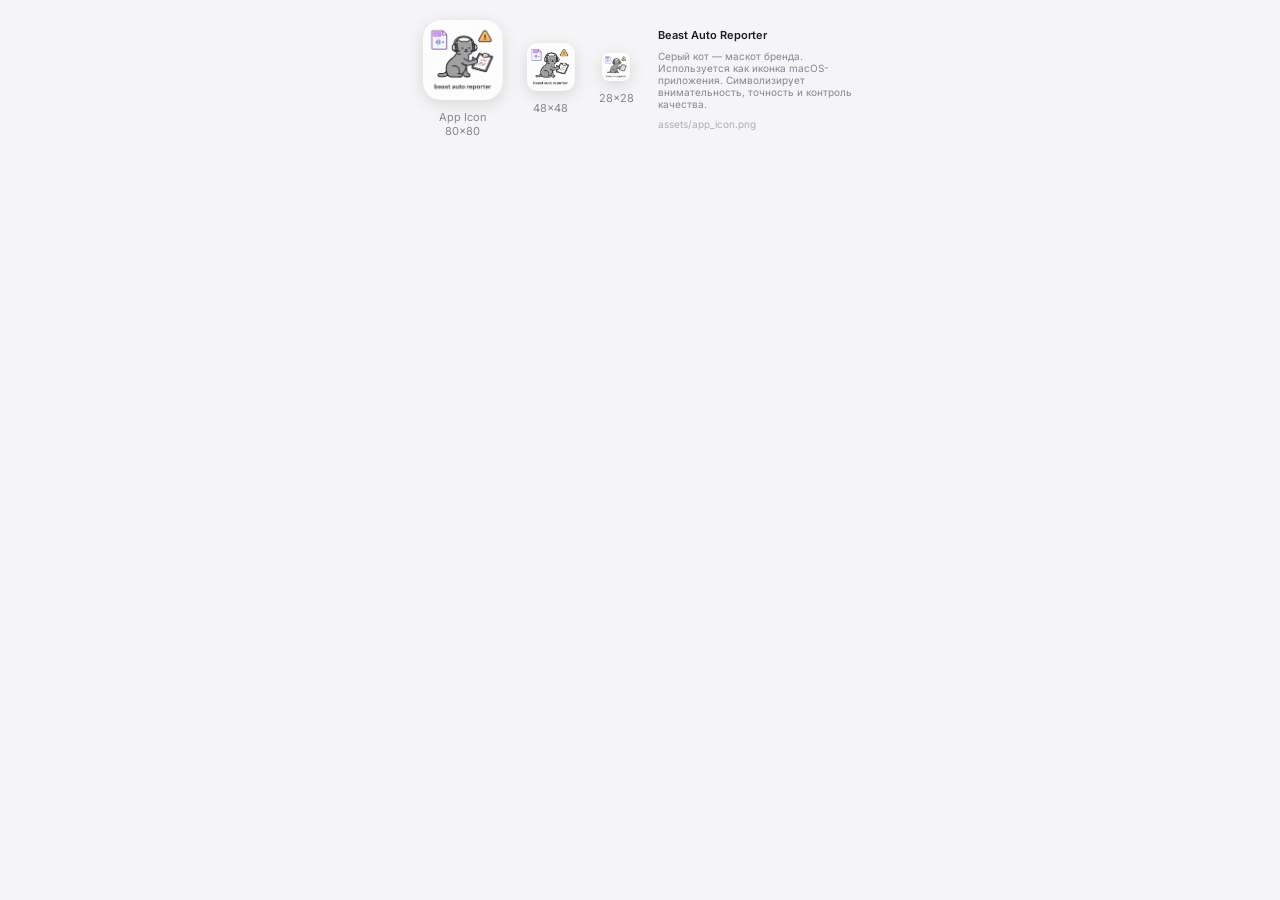
<file: design/beast_ui_kit/preview/brand-icon.html>
<!DOCTYPE html><html><head><meta charset="utf-8">
<link href="https://fonts.googleapis.com/css2?family=Inter:wght@400;600&display=swap" rel="stylesheet">
<style>
* { box-sizing: border-box; margin: 0; padding: 0; }
body { font-family: Inter, sans-serif; background: #F5F5F7; padding: 20px; display: flex; align-items: center; justify-content: center; gap: 24px; }
.icon-wrap { display: flex; flex-direction: column; align-items: center; gap: 10px; }
.icon-frame { width: 80px; height: 80px; border-radius: 18px; overflow: hidden; background: #E8E8ED; display: flex; align-items: center; justify-content: center; box-shadow: 0 4px 16px rgba(0,0,0,0.12); }
.icon-frame img { width: 100%; height: 100%; object-fit: cover; }
.icon-sm { width: 48px; height: 48px; border-radius: 10px; }
.icon-xs { width: 28px; height: 28px; border-radius: 6px; }
.name { font-size: 11px; color: #86868B; text-align: center; }
.cat-placeholder { font-size: 40px; line-height: 1; }
</style></head><body>
  <div class="icon-wrap">
    <div class="icon-frame">
      <img src="../assets/app_icon.png" alt="Beast Auto Reporter icon" onerror="this.style.display='none';this.nextElementSibling.style.display='flex'">
      <div class="cat-placeholder" style="display:none;">🐱</div>
    </div>
    <div class="name">App Icon<br>80×80</div>
  </div>
  <div class="icon-wrap">
    <div class="icon-frame icon-sm">
      <img src="../assets/app_icon.png" alt="" onerror="this.style.display='none';this.nextElementSibling.style.display='flex'">
      <div style="font-size:24px;display:none;">🐱</div>
    </div>
    <div class="name">48×48</div>
  </div>
  <div class="icon-wrap">
    <div class="icon-frame icon-xs">
      <img src="../assets/app_icon.png" alt="" onerror="this.style.display='none';this.nextElementSibling.style.display='flex'">
      <div style="font-size:14px;display:none;">🐱</div>
    </div>
    <div class="name">28×28</div>
  </div>
  <div style="display:flex;flex-direction:column;gap:8px;max-width:200px;">
    <div style="font-size:11px;color:#1D1D1F;font-weight:600;">Beast Auto Reporter</div>
    <div style="font-size:10px;color:#86868B;">Серый кот — маскот бренда. Используется как иконка macOS-приложения. Символизирует внимательность, точность и контроль качества.</div>
    <div style="font-size:10px;color:#AEAEB2;">assets/app_icon.png</div>
  </div>
</body></html>
</file>
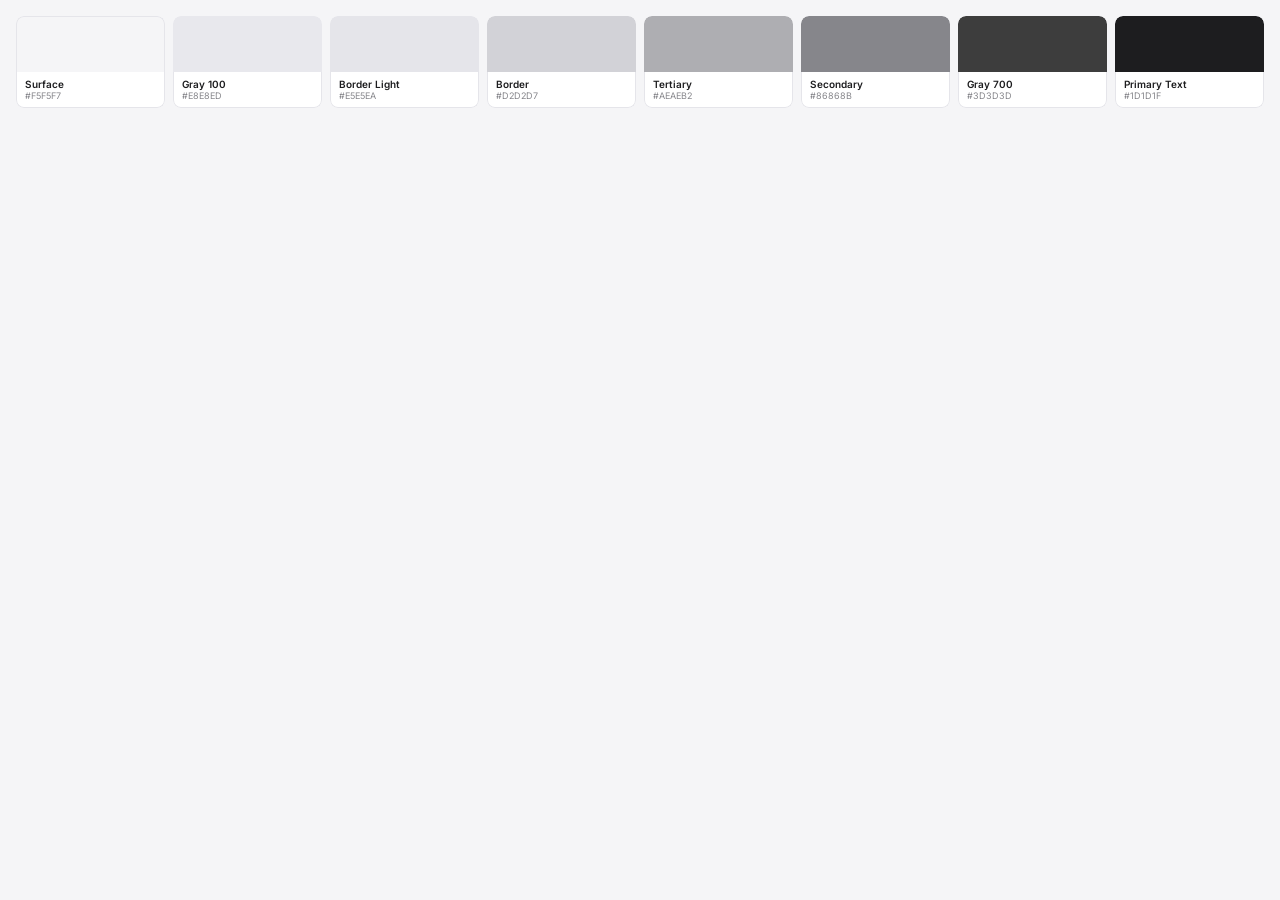
<file: design/beast_ui_kit/preview/colors-neutral.html>
<!DOCTYPE html><html><head><meta charset="utf-8">
<link href="https://fonts.googleapis.com/css2?family=Inter:wght@400;600&display=swap" rel="stylesheet">
<style>
* { box-sizing: border-box; margin: 0; padding: 0; }
body { font-family: Inter, sans-serif; background: #F5F5F7; padding: 16px; }
.row { display: flex; gap: 8px; }
.swatch { flex: 1; border-radius: 8px; overflow: hidden; }
.block { height: 56px; }
.label { padding: 6px 8px; background: white; border: 1px solid #E5E5EA; border-top: none; border-radius: 0 0 8px 8px; }
.name { font-size: 10px; font-weight: 600; color: #1D1D1F; }
.hex  { font-size: 9px; color: #86868B; }
</style></head><body>
<div class="row">
  <div class="swatch">
    <div class="block" style="background:#F5F5F7;border:1px solid #E5E5EA;border-bottom:none;border-radius:8px 8px 0 0;"></div>
    <div class="label"><div class="name">Surface</div><div class="hex">#F5F5F7</div></div>
  </div>
  <div class="swatch">
    <div class="block" style="background:#E8E8ED;border-radius:8px 8px 0 0;"></div>
    <div class="label"><div class="name">Gray 100</div><div class="hex">#E8E8ED</div></div>
  </div>
  <div class="swatch">
    <div class="block" style="background:#E5E5EA;border-radius:8px 8px 0 0;"></div>
    <div class="label"><div class="name">Border Light</div><div class="hex">#E5E5EA</div></div>
  </div>
  <div class="swatch">
    <div class="block" style="background:#D2D2D7;border-radius:8px 8px 0 0;"></div>
    <div class="label"><div class="name">Border</div><div class="hex">#D2D2D7</div></div>
  </div>
  <div class="swatch">
    <div class="block" style="background:#AEAEB2;border-radius:8px 8px 0 0;"></div>
    <div class="label"><div class="name">Tertiary</div><div class="hex">#AEAEB2</div></div>
  </div>
  <div class="swatch">
    <div class="block" style="background:#86868B;border-radius:8px 8px 0 0;"></div>
    <div class="label"><div class="name">Secondary</div><div class="hex">#86868B</div></div>
  </div>
  <div class="swatch">
    <div class="block" style="background:#3D3D3D;border-radius:8px 8px 0 0;"></div>
    <div class="label"><div class="name">Gray 700</div><div class="hex">#3D3D3D</div></div>
  </div>
  <div class="swatch">
    <div class="block" style="background:#1D1D1F;border-radius:8px 8px 0 0;"></div>
    <div class="label"><div class="name">Primary Text</div><div class="hex">#1D1D1F</div></div>
  </div>
</div>
</body></html>
</file>
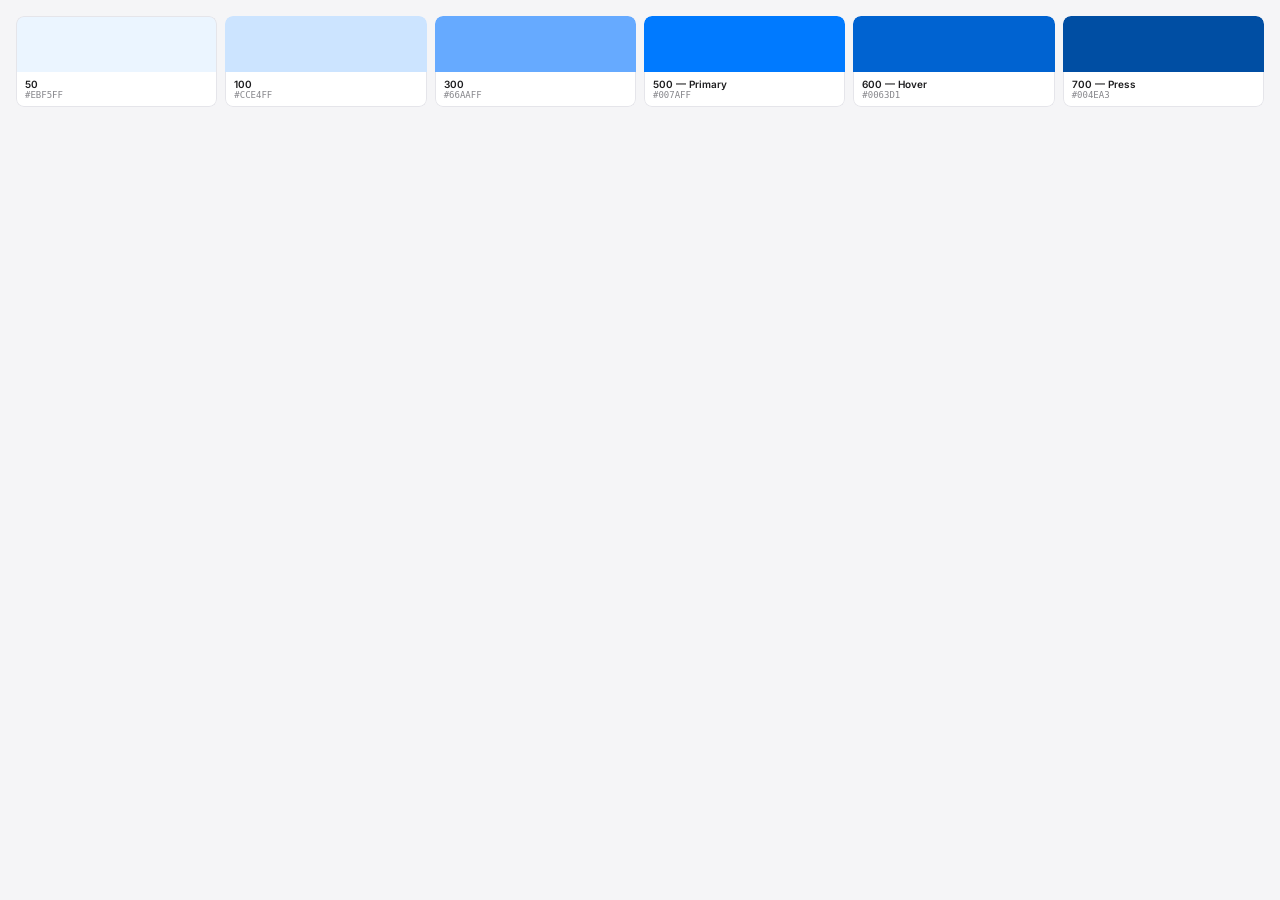
<file: design/beast_ui_kit/preview/colors-primary.html>
<!DOCTYPE html><html><head><meta charset="utf-8">
<link rel="preconnect" href="https://fonts.googleapis.com">
<link href="https://fonts.googleapis.com/css2?family=Inter:wght@400;500;600&display=swap" rel="stylesheet">
<style>
* { box-sizing: border-box; margin: 0; padding: 0; }
body { font-family: Inter, sans-serif; background: #F5F5F7; padding: 16px; }
.row { display: flex; gap: 8px; }
.swatch { flex: 1; border-radius: 8px; overflow: hidden; }
.block { height: 56px; }
.label { padding: 6px 8px; background: white; border: 1px solid #E5E5EA; border-top: none; border-radius: 0 0 8px 8px; }
.name { font-size: 10px; font-weight: 600; color: #1D1D1F; }
.hex  { font-size: 9px; color: #86868B; font-family: 'JetBrains Mono', monospace; }
</style></head><body>
<div class="row">
  <div class="swatch">
    <div class="block" style="background:#EBF5FF;border:1px solid #E5E5EA;border-bottom:none;border-radius:8px 8px 0 0;"></div>
    <div class="label"><div class="name">50</div><div class="hex">#EBF5FF</div></div>
  </div>
  <div class="swatch">
    <div class="block" style="background:#CCE4FF;border-radius:8px 8px 0 0;"></div>
    <div class="label"><div class="name">100</div><div class="hex">#CCE4FF</div></div>
  </div>
  <div class="swatch">
    <div class="block" style="background:#66AAFF;border-radius:8px 8px 0 0;"></div>
    <div class="label"><div class="name">300</div><div class="hex">#66AAFF</div></div>
  </div>
  <div class="swatch">
    <div class="block" style="background:#007AFF;border-radius:8px 8px 0 0;"></div>
    <div class="label"><div class="name">500 — Primary</div><div class="hex">#007AFF</div></div>
  </div>
  <div class="swatch">
    <div class="block" style="background:#0063D1;border-radius:8px 8px 0 0;"></div>
    <div class="label"><div class="name">600 — Hover</div><div class="hex">#0063D1</div></div>
  </div>
  <div class="swatch">
    <div class="block" style="background:#004EA3;border-radius:8px 8px 0 0;"></div>
    <div class="label"><div class="name">700 — Press</div><div class="hex">#004EA3</div></div>
  </div>
</div>
</body></html>
</file>
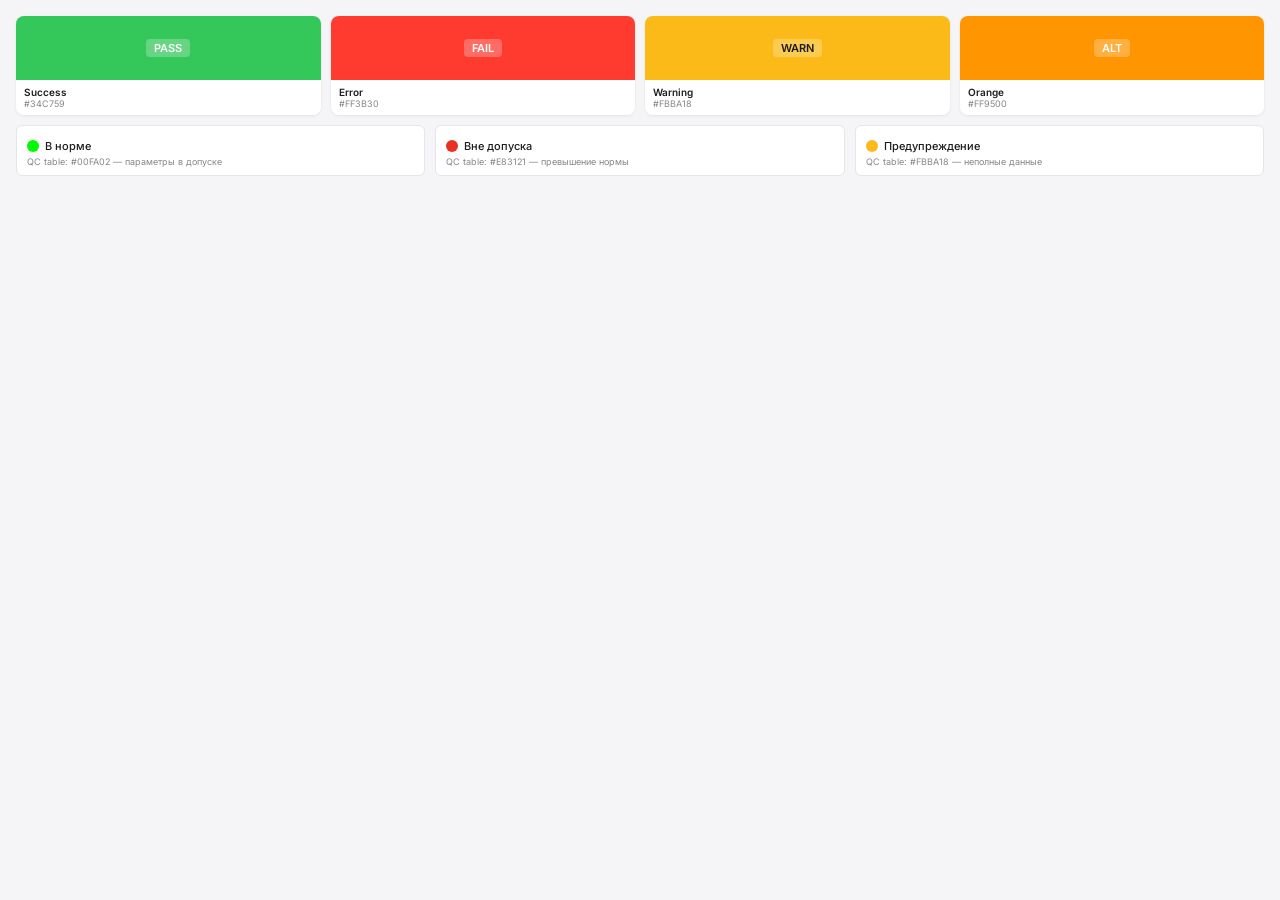
<file: design/beast_ui_kit/preview/colors-semantic.html>
<!DOCTYPE html><html><head><meta charset="utf-8">
<link href="https://fonts.googleapis.com/css2?family=Inter:wght@400;600&display=swap" rel="stylesheet">
<style>
* { box-sizing: border-box; margin: 0; padding: 0; }
body { font-family: Inter, sans-serif; background: #F5F5F7; padding: 16px; }
.row { display: flex; gap: 10px; }
.swatch { flex: 1; border-radius: 8px; overflow: hidden; box-shadow: 0 1px 3px rgba(0,0,0,0.08); }
.block { height: 64px; display: flex; align-items: center; justify-content: center; }
.badge { font-size: 11px; font-weight: 600; color: white; padding: 2px 8px; border-radius: 4px; background: rgba(255,255,255,0.25); }
.label { padding: 6px 8px; background: white; border-top: none; }
.name { font-size: 10px; font-weight: 600; color: #1D1D1F; }
.hex  { font-size: 9px; color: #86868B; }
.qc-row { display: flex; gap: 10px; margin-top: 10px; }
.qc-chip { flex: 1; border-radius: 6px; border: 1px solid #E5E5EA; padding: 8px 10px; background: white; }
.qc-dot { width: 12px; height: 12px; border-radius: 50%; display: inline-block; margin-right: 6px; vertical-align: middle; }
.qc-label { font-size: 11px; color: #1D1D1F; font-weight: 500; }
.qc-sub { font-size: 9px; color: #86868B; margin-top: 2px; }
</style></head><body>
<div class="row">
  <div class="swatch">
    <div class="block" style="background:#34C759;"><span class="badge">PASS</span></div>
    <div class="label"><div class="name">Success</div><div class="hex">#34C759</div></div>
  </div>
  <div class="swatch">
    <div class="block" style="background:#FF3B30;"><span class="badge">FAIL</span></div>
    <div class="label"><div class="name">Error</div><div class="hex">#FF3B30</div></div>
  </div>
  <div class="swatch">
    <div class="block" style="background:#FBBA18;"><span class="badge" style="color:#1D1D1F;">WARN</span></div>
    <div class="label"><div class="name">Warning</div><div class="hex">#FBBA18</div></div>
  </div>
  <div class="swatch">
    <div class="block" style="background:#FF9500;"><span class="badge">ALT</span></div>
    <div class="label"><div class="name">Orange</div><div class="hex">#FF9500</div></div>
  </div>
</div>
<div class="qc-row">
  <div class="qc-chip">
    <span class="qc-dot" style="background:#00FA02;"></span><span class="qc-label">В норме</span>
    <div class="qc-sub">QC table: #00FA02 — параметры в допуске</div>
  </div>
  <div class="qc-chip">
    <span class="qc-dot" style="background:#E83121;"></span><span class="qc-label">Вне допуска</span>
    <div class="qc-sub">QC table: #E83121 — превышение нормы</div>
  </div>
  <div class="qc-chip">
    <span class="qc-dot" style="background:#FBBA18;"></span><span class="qc-label">Предупреждение</span>
    <div class="qc-sub">QC table: #FBBA18 — неполные данные</div>
  </div>
</div>
</body></html>
</file>
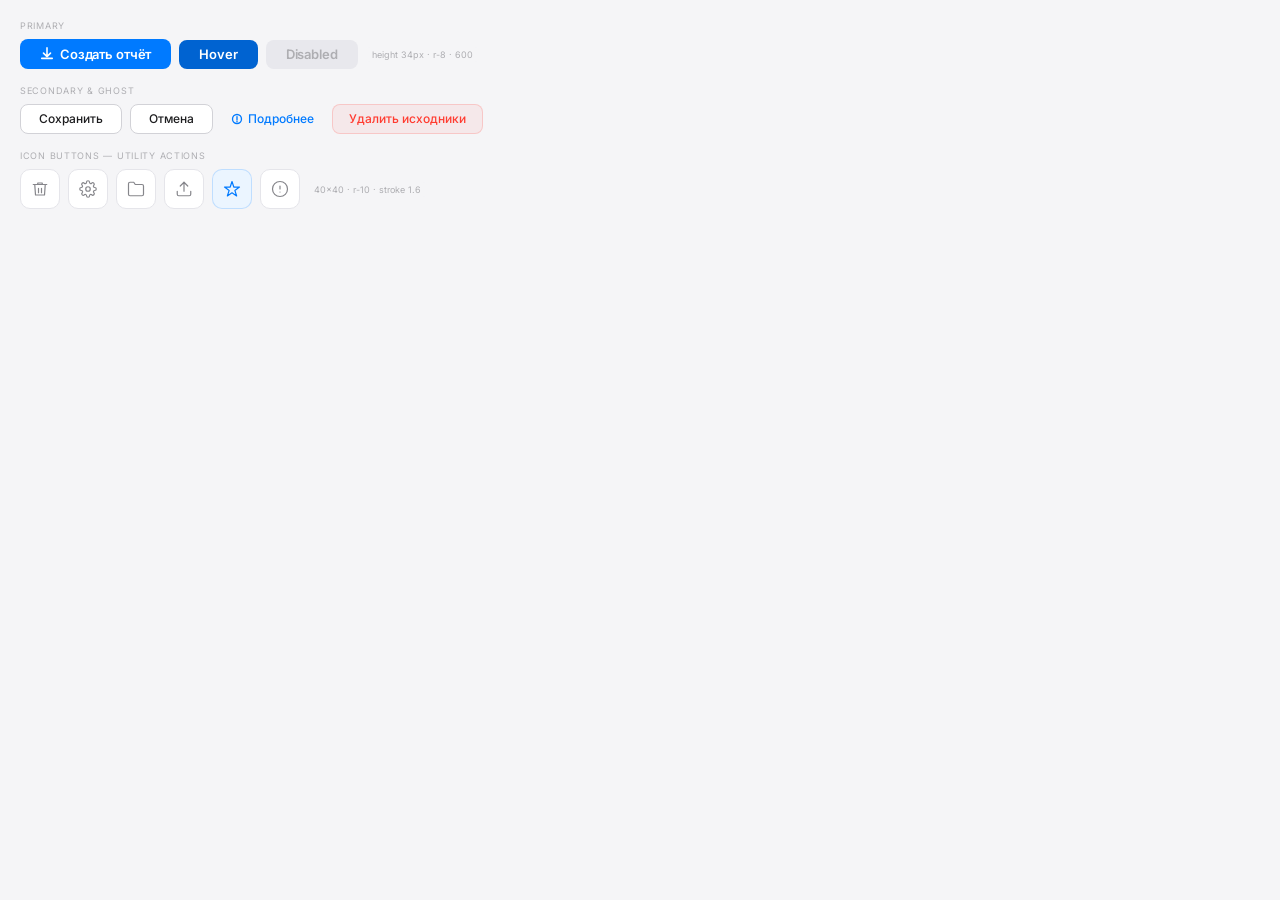
<file: design/beast_ui_kit/preview/comp-buttons.html>
<!DOCTYPE html><html><head><meta charset="utf-8">
<link href="https://fonts.googleapis.com/css2?family=Inter:wght@400;500;600&display=swap" rel="stylesheet">
<style>
* { box-sizing: border-box; margin: 0; padding: 0; }
body { font-family: Inter, sans-serif; background: #F5F5F7; padding: 20px; display: flex; flex-direction: column; gap: 16px; }

.group-label { font-size: 9px; color: #AEAEB2; text-transform: uppercase; letter-spacing: 0.08em; margin-bottom: 8px; }

/* Primary */
.btn-primary {
  display: inline-flex; align-items: center; gap: 6px;
  background: #007AFF; color: white; border: none;
  border-radius: 8px; padding: 8px 20px;
  font: 600 13px/1 Inter,sans-serif; cursor: pointer;
  transition: background 120ms;
  letter-spacing: -0.01em;
}
.btn-primary:hover { background: #0063D1; }

/* Secondary */
.btn-secondary {
  display: inline-flex; align-items: center; gap: 6px;
  background: white; color: #1D1D1F;
  border: 1px solid #D2D2D7; border-radius: 8px;
  padding: 8px 18px; font: 500 12px/1 Inter,sans-serif; cursor: pointer;
}
.btn-secondary:hover { background: #F5F5F7; }

/* Ghost */
.btn-ghost {
  display: inline-flex; align-items: center; gap: 5px;
  background: transparent; color: #007AFF; border: none;
  padding: 6px 10px; font: 500 12px/1 Inter,sans-serif; cursor: pointer;
  border-radius: 6px;
}
.btn-ghost:hover { background: #EBF5FF; }

/* Danger */
.btn-danger {
  display: inline-flex; align-items: center; gap: 6px;
  background: #FF3B3010; color: #FF3B30;
  border: 1px solid #FF3B3030; border-radius: 8px;
  padding: 8px 16px; font: 500 12px/1 Inter,sans-serif; cursor: pointer;
}

/* Icon buttons (bottom row) */
.icon-btn {
  width: 40px; height: 40px; border-radius: 10px;
  display: flex; align-items: center; justify-content: center;
  border: 1px solid #E5E5EA; background: white;
  cursor: pointer; transition: background 120ms, border-color 120ms;
  flex-shrink: 0;
}
.icon-btn:hover { background: #F5F5F7; border-color: #D2D2D7; }
.icon-btn svg { display: block; }

.row { display: flex; gap: 8px; align-items: center; flex-wrap: wrap; }

.state-tag {
  font-size: 9px; color: #AEAEB2; padding: 2px 6px;
  background: #F5F5F7; border-radius: 4px;
}
</style></head><body>

<div>
  <div class="group-label">Primary</div>
  <div class="row">
    <button class="btn-primary">
      <svg width="14" height="14" viewBox="0 0 16 16" fill="none" stroke="white" stroke-width="1.8" stroke-linecap="round" stroke-linejoin="round"><path d="M8 1v10M4 7l4 4 4-4"/><path d="M2 13h12"/></svg>
      Создать отчёт
    </button>
    <button class="btn-primary" style="background:#0063D1;">Hover</button>
    <button class="btn-primary" style="background:#E8E8ED;color:#AEAEB2;cursor:not-allowed;">Disabled</button>
    <span class="state-tag">height 34px · r-8 · 600</span>
  </div>
</div>

<div>
  <div class="group-label">Secondary &amp; Ghost</div>
  <div class="row">
    <button class="btn-secondary">Сохранить</button>
    <button class="btn-secondary">Отмена</button>
    <button class="btn-ghost">
      <svg width="12" height="12" viewBox="0 0 16 16" fill="none" stroke="#007AFF" stroke-width="1.8" stroke-linecap="round"><circle cx="8" cy="8" r="6"/><path d="M8 5v4M8 11v.5"/></svg>
      Подробнее
    </button>
    <button class="btn-danger">Удалить исходники</button>
  </div>
</div>

<div>
  <div class="group-label">Icon Buttons — Utility Actions</div>
  <div class="row">
    <!-- Clear -->
    <button class="icon-btn" title="Очистить">
      <svg width="18" height="18" viewBox="0 0 24 24" fill="none" stroke="#86868B" stroke-width="1.6" stroke-linecap="round" stroke-linejoin="round">
        <polyline points="3 6 5 6 21 6"/><path d="M19 6l-1 14H6L5 6"/><path d="M10 11v6M14 11v6"/><path d="M9 6V4h6v2"/>
      </svg>
    </button>
    <!-- Settings -->
    <button class="icon-btn" title="Настройки">
      <svg width="18" height="18" viewBox="0 0 24 24" fill="none" stroke="#86868B" stroke-width="1.6" stroke-linecap="round" stroke-linejoin="round">
        <circle cx="12" cy="12" r="3"/><path d="M19.4 15a1.65 1.65 0 0 0 .33 1.82l.06.06a2 2 0 0 1-2.83 2.83l-.06-.06a1.65 1.65 0 0 0-1.82-.33 1.65 1.65 0 0 0-1 1.51V21a2 2 0 0 1-4 0v-.09A1.65 1.65 0 0 0 9 19.4a1.65 1.65 0 0 0-1.82.33l-.06.06a2 2 0 0 1-2.83-2.83l.06-.06A1.65 1.65 0 0 0 4.68 15a1.65 1.65 0 0 0-1.51-1H3a2 2 0 0 1 0-4h.09A1.65 1.65 0 0 0 4.6 9a1.65 1.65 0 0 0-.33-1.82l-.06-.06a2 2 0 0 1 2.83-2.83l.06.06A1.65 1.65 0 0 0 9 4.68a1.65 1.65 0 0 0 1-1.51V3a2 2 0 0 1 4 0v.09a1.65 1.65 0 0 0 1 1.51 1.65 1.65 0 0 0 1.82-.33l.06-.06a2 2 0 0 1 2.83 2.83l-.06.06A1.65 1.65 0 0 0 19.4 9a1.65 1.65 0 0 0 1.51 1H21a2 2 0 0 1 0 4h-.09a1.65 1.65 0 0 0-1.51 1z"/>
      </svg>
    </button>
    <!-- Folder open -->
    <button class="icon-btn" title="Открыть папку">
      <svg width="18" height="18" viewBox="0 0 24 24" fill="none" stroke="#86868B" stroke-width="1.6" stroke-linecap="round" stroke-linejoin="round">
        <path d="M22 19a2 2 0 0 1-2 2H4a2 2 0 0 1-2-2V5a2 2 0 0 1 2-2h5l2 3h9a2 2 0 0 1 2 2z"/>
      </svg>
    </button>
    <!-- Upload -->
    <button class="icon-btn" title="Загрузить">
      <svg width="18" height="18" viewBox="0 0 24 24" fill="none" stroke="#86868B" stroke-width="1.6" stroke-linecap="round" stroke-linejoin="round">
        <path d="M21 15v4a2 2 0 0 1-2 2H5a2 2 0 0 1-2-2v-4"/><polyline points="17 8 12 3 7 8"/><line x1="12" y1="3" x2="12" y2="15"/>
      </svg>
    </button>
    <!-- AI sparkle -->
    <button class="icon-btn" title="AI режим" style="border-color:#007AFF30;background:#EBF5FF;">
      <svg width="18" height="18" viewBox="0 0 24 24" fill="none" stroke="#007AFF" stroke-width="1.6" stroke-linecap="round" stroke-linejoin="round">
        <path d="M12 2l2.4 7.4H22l-6.2 4.5 2.4 7.4L12 17l-6.2 4.3 2.4-7.4L2 9.4h7.6z"/>
      </svg>
    </button>
    <!-- Info -->
    <button class="icon-btn" title="Информация">
      <svg width="18" height="18" viewBox="0 0 24 24" fill="none" stroke="#86868B" stroke-width="1.6" stroke-linecap="round" stroke-linejoin="round">
        <circle cx="12" cy="12" r="10"/><line x1="12" y1="8" x2="12" y2="12"/><line x1="12" y1="16" x2="12.01" y2="16"/>
      </svg>
    </button>
    <span class="state-tag">40×40 · r-10 · stroke 1.6</span>
  </div>
</div>

</body></html>
</file>
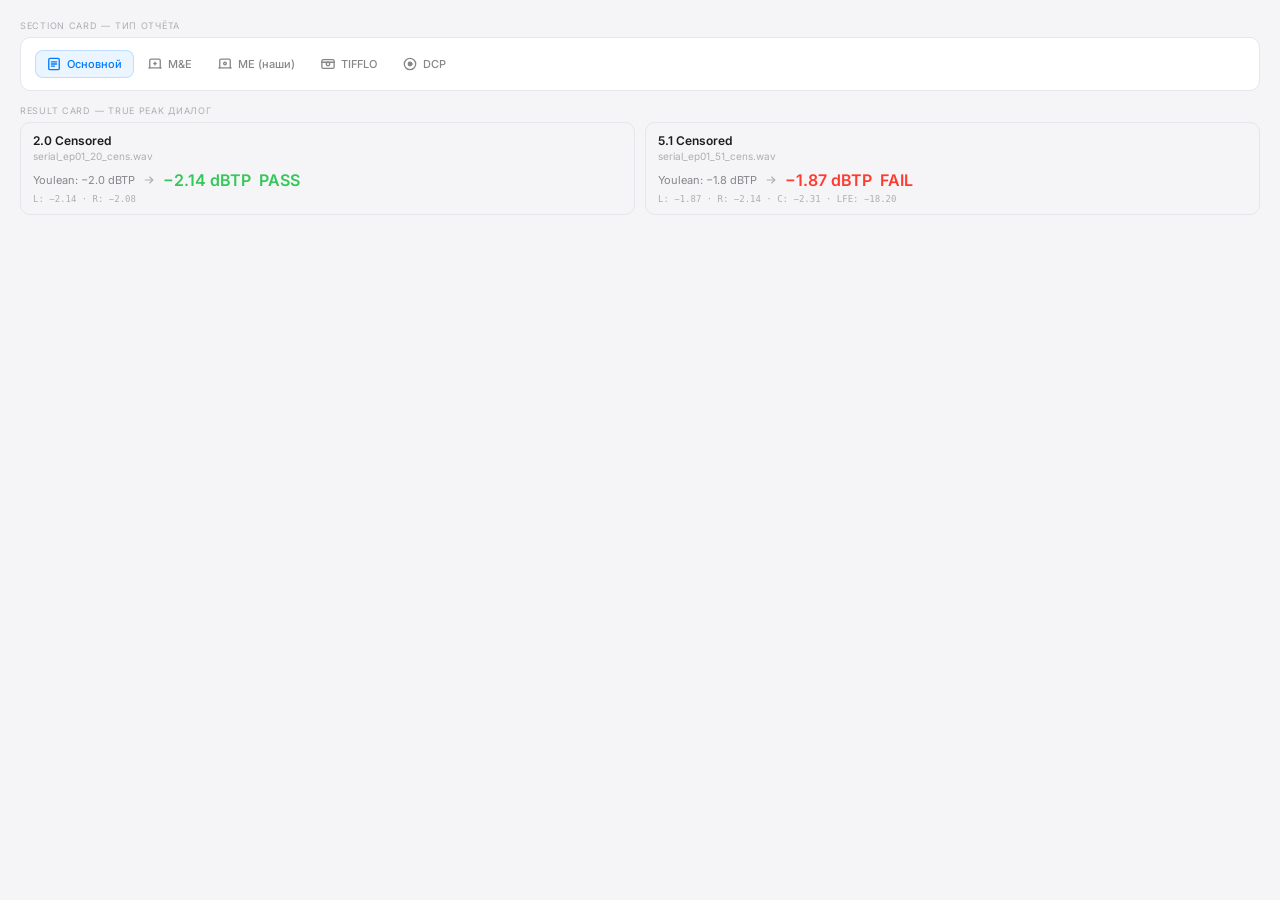
<file: design/beast_ui_kit/preview/comp-cards.html>
<!DOCTYPE html><html><head><meta charset="utf-8">
<link href="https://fonts.googleapis.com/css2?family=Inter:wght@400;500;600&display=swap" rel="stylesheet">
<style>
* { box-sizing: border-box; margin: 0; padding: 0; }
body { font-family: Inter, sans-serif; background: #F5F5F7; padding: 20px; display: flex; flex-direction: column; gap: 14px; }
.section-label { font-size: 9px; color: #AEAEB2; text-transform: uppercase; letter-spacing: 0.08em; margin-bottom: 6px; }
.section-card { background: white; border: 1px solid #E5E5EA; border-radius: 10px; padding: 12px 14px; }
.row { display: flex; gap: 10px; }

/* Report type chips */
.type-chip {
  display: flex; align-items: center; gap: 6px;
  padding: 6px 11px; border-radius: 8px; cursor: pointer;
  font-size: 11px; font-weight: 500; transition: all 120ms;
  border: 1px solid transparent;
}
.type-chip.active {
  background: #EBF5FF; border-color: #007AFF30; color: #007AFF;
}
.type-chip.inactive {
  background: transparent; border-color: transparent; color: #86868B;
}
.type-chip.inactive:hover { background: #F5F5F7; color: #1D1D1F; }

/* Result cards */
.result-card { flex: 1; background: #F5F5F7; border: 1px solid #E5E5EA; border-radius: 10px; padding: 10px 12px; }
.card-title { font-size: 12px; font-weight: 600; color: #1D1D1F; }
.card-sub { font-size: 10px; color: #AEAEB2; margin-top: 2px; }
.metric-row { display: flex; gap: 8px; align-items: center; margin-top: 8px; }
.metric { font-size: 11px; color: #86868B; }
.pass { color: #34C759; font-weight: 600; }
.fail { color: #FF3B30; font-weight: 600; }
.channel-row { font-size: 9px; color: #AEAEB2; margin-top: 4px; font-family: 'JetBrains Mono', monospace; }
</style></head><body>

<!-- Section card: report type -->
<div>
  <div class="section-label">Section Card — Тип отчёта</div>
  <div class="section-card">
    <div style="display:flex; gap:2px; flex-wrap:wrap;">

      <!-- Main report -->
      <div class="type-chip active">
        <svg width="14" height="14" viewBox="0 0 16 16" fill="none" stroke="#007AFF" stroke-width="1.5" stroke-linecap="round" stroke-linejoin="round">
          <rect x="2" y="1.5" width="12" height="13" rx="1.5"/>
          <line x1="5" y1="5.5" x2="11" y2="5.5"/>
          <line x1="5" y1="8" x2="11" y2="8"/>
          <line x1="5" y1="10.5" x2="8.5" y2="10.5"/>
        </svg>
        Основной
      </div>

      <!-- M&E -->
      <div class="type-chip inactive">
        <svg width="14" height="14" viewBox="0 0 16 16" fill="none" stroke="#86868B" stroke-width="1.5" stroke-linecap="round" stroke-linejoin="round">
          <path d="M2 12.5V4a1.5 1.5 0 0 1 1.5-1.5h9A1.5 1.5 0 0 1 14 4v8.5"/>
          <path d="M1 12.5h14"/>
          <path d="M6.5 7.5h3"/>
          <path d="M8 6v3"/>
        </svg>
        M&E
      </div>

      <!-- M&E (ours) -->
      <div class="type-chip inactive">
        <svg width="14" height="14" viewBox="0 0 16 16" fill="none" stroke="#86868B" stroke-width="1.5" stroke-linecap="round" stroke-linejoin="round">
          <path d="M2 12.5V4a1.5 1.5 0 0 1 1.5-1.5h9A1.5 1.5 0 0 1 14 4v8.5"/>
          <path d="M1 12.5h14"/>
          <circle cx="8" cy="7.5" r="1.5"/>
        </svg>
        ME (наши)
      </div>

      <!-- TIFFLO -->
      <div class="type-chip inactive">
        <svg width="14" height="14" viewBox="0 0 16 16" fill="none" stroke="#86868B" stroke-width="1.5" stroke-linecap="round" stroke-linejoin="round">
          <rect x="1" y="3" width="14" height="10" rx="1.5"/>
          <circle cx="8" cy="8" r="2"/>
          <line x1="1" y1="6" x2="15" y2="6"/>
        </svg>
        TIFFLO
      </div>

      <!-- DCP -->
      <div class="type-chip inactive">
        <svg width="14" height="14" viewBox="0 0 16 16" fill="none" stroke="#86868B" stroke-width="1.5" stroke-linecap="round" stroke-linejoin="round">
          <circle cx="8" cy="8" r="6.5"/>
          <circle cx="8" cy="8" r="2"/>
          <polygon points="6.5,5.5 12,8 6.5,10.5" fill="#86868B" stroke="none"/>
        </svg>
        DCP
      </div>

    </div>
  </div>
</div>

<!-- Result cards -->
<div>
  <div class="section-label">Result Card — True Peak диалог</div>
  <div class="row">
    <div class="result-card">
      <div class="card-title">2.0 Censored</div>
      <div class="card-sub">serial_ep01_20_cens.wav</div>
      <div class="metric-row">
        <span class="metric">Youlean: −2.0 dBTP</span>
        <svg width="12" height="12" viewBox="0 0 16 16" fill="none" stroke="#AEAEB2" stroke-width="1.5" stroke-linecap="round"><line x1="3" y1="8" x2="13" y2="8"/><polyline points="9,4 13,8 9,12"/></svg>
        <span class="pass">−2.14 dBTP &nbsp;PASS</span>
      </div>
      <div class="channel-row">L: −2.14 · R: −2.08</div>
    </div>
    <div class="result-card">
      <div class="card-title">5.1 Censored</div>
      <div class="card-sub">serial_ep01_51_cens.wav</div>
      <div class="metric-row">
        <span class="metric">Youlean: −1.8 dBTP</span>
        <svg width="12" height="12" viewBox="0 0 16 16" fill="none" stroke="#AEAEB2" stroke-width="1.5" stroke-linecap="round"><line x1="3" y1="8" x2="13" y2="8"/><polyline points="9,4 13,8 9,12"/></svg>
        <span class="fail">−1.87 dBTP &nbsp;FAIL</span>
      </div>
      <div class="channel-row">L: −1.87 · R: −2.14 · C: −2.31 · LFE: −18.20</div>
    </div>
  </div>
</div>

</body></html>
</file>
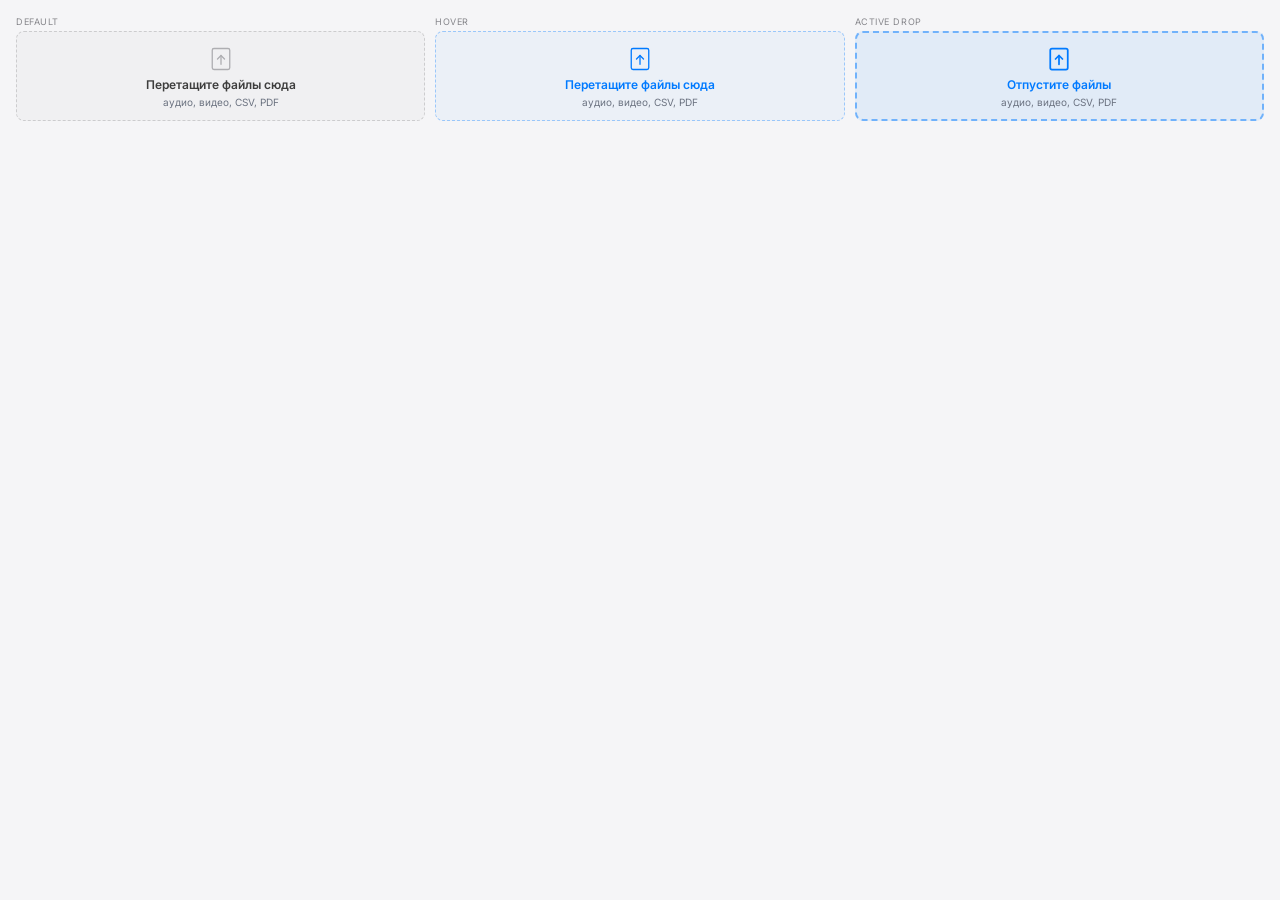
<file: design/beast_ui_kit/preview/comp-dropzone.html>
<!DOCTYPE html><html><head><meta charset="utf-8">
<link href="https://fonts.googleapis.com/css2?family=Inter:wght@400;500;600&display=swap" rel="stylesheet">
<style>
* { box-sizing: border-box; margin: 0; padding: 0; }
body { font-family: Inter, sans-serif; background: #F5F5F7; padding: 16px; display: flex; flex-direction: column; gap: 10px; }
.drop { border: 1.5px dashed rgba(0,0,0,0.15); border-radius: 8px; background: rgba(0,0,0,0.02); min-height: 90px; display: flex; flex-direction: column; align-items: center; justify-content: center; gap: 4px; }
.drop.hover { border: 1.5px dashed rgba(0,122,255,0.35); background: rgba(0,122,255,0.04); }
.drop.active { border: 2px dashed rgba(0,122,255,0.5); background: rgba(0,122,255,0.08); }
.drop-icon { width: 28px; height: 28px; }
.drop-text { font-size: 12px; font-weight: 600; color: #3D3D3D; }
.drop-hint { font-size: 10px; color: #6B7280; }
.row { display: flex; gap: 10px; }
.lbl { font-size: 9px; color: #86868B; text-transform: uppercase; letter-spacing: .06em; margin-bottom: 4px; }
</style></head><body>
<div class="row">
  <div style="flex:1;">
    <div class="lbl">Default</div>
    <div class="drop">
      <svg class="drop-icon" viewBox="0 0 32 32" fill="none" stroke="#AEAEB2" stroke-width="1.5" stroke-linecap="round" stroke-linejoin="round">
        <rect x="6" y="4" width="20" height="24" rx="2"/>
        <line x1="16" y1="22" x2="16" y2="12"/>
        <polyline points="12,16 16,12 20,16"/>
      </svg>
      <div class="drop-text">Перетащите файлы сюда</div>
      <div class="drop-hint">аудио, видео, CSV, PDF</div>
    </div>
  </div>
  <div style="flex:1;">
    <div class="lbl">Hover</div>
    <div class="drop hover">
      <svg class="drop-icon" viewBox="0 0 32 32" fill="none" stroke="#007AFF" stroke-width="1.5" stroke-linecap="round" stroke-linejoin="round">
        <rect x="6" y="4" width="20" height="24" rx="2"/>
        <line x1="16" y1="22" x2="16" y2="12"/>
        <polyline points="12,16 16,12 20,16"/>
      </svg>
      <div class="drop-text" style="color:#007AFF;">Перетащите файлы сюда</div>
      <div class="drop-hint">аудио, видео, CSV, PDF</div>
    </div>
  </div>
  <div style="flex:1;">
    <div class="lbl">Active Drop</div>
    <div class="drop active">
      <svg class="drop-icon" viewBox="0 0 32 32" fill="none" stroke="#007AFF" stroke-width="2" stroke-linecap="round" stroke-linejoin="round">
        <rect x="6" y="4" width="20" height="24" rx="2"/>
        <line x1="16" y1="22" x2="16" y2="12"/>
        <polyline points="12,16 16,12 20,16"/>
      </svg>
      <div class="drop-text" style="color:#007AFF;">Отпустите файлы</div>
      <div class="drop-hint">аудио, видео, CSV, PDF</div>
    </div>
  </div>
</div>
</body></html>
</file>
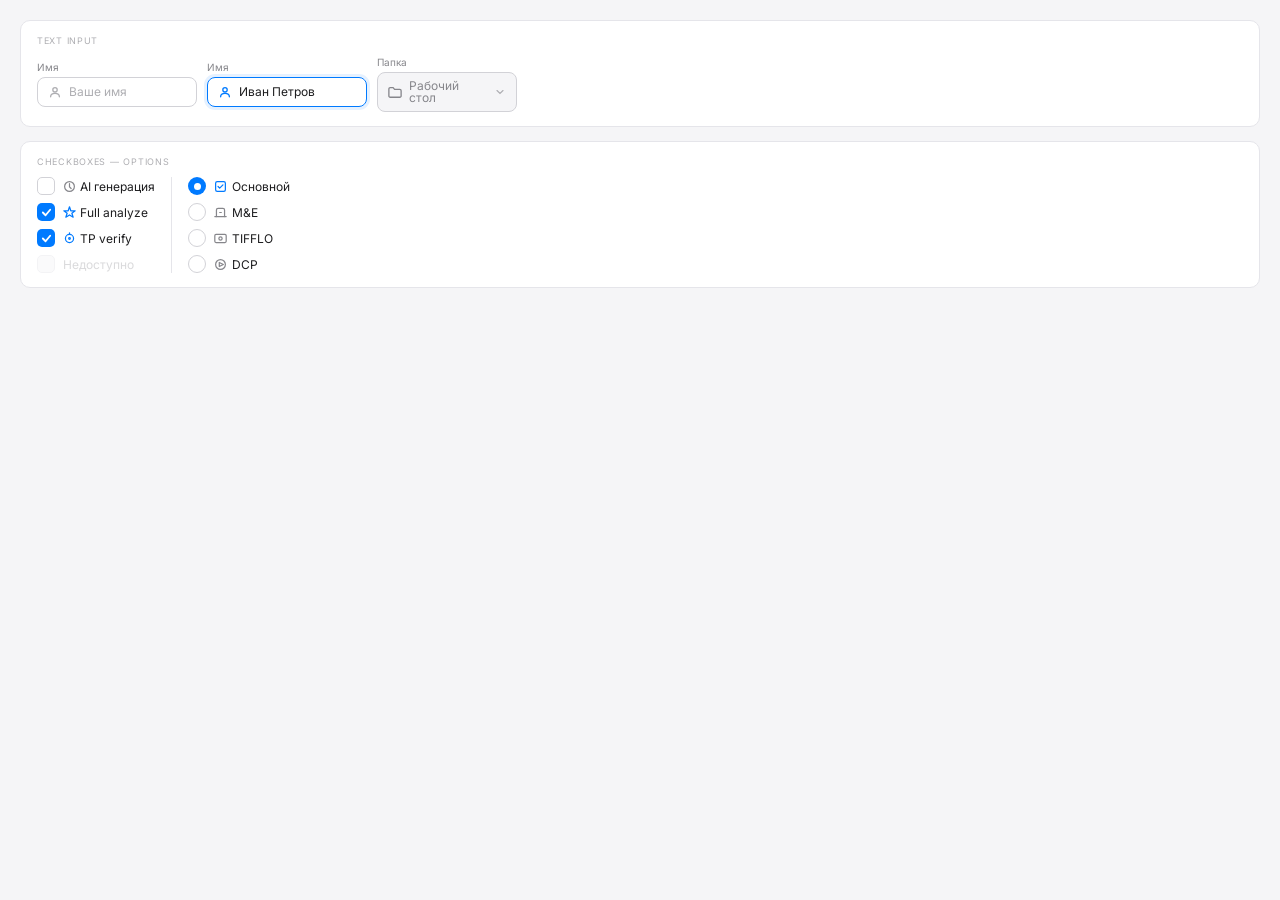
<file: design/beast_ui_kit/preview/comp-inputs.html>
<!DOCTYPE html><html><head><meta charset="utf-8">
<link href="https://fonts.googleapis.com/css2?family=Inter:wght@400;500;600&display=swap" rel="stylesheet">
<style>
* { box-sizing: border-box; margin: 0; padding: 0; }
body { font-family: Inter, sans-serif; background: #F5F5F7; padding: 20px; display: flex; flex-direction: column; gap: 14px; }
.section { background: white; border: 1px solid #E5E5EA; border-radius: 10px; padding: 14px 16px; }
.group-label { font-size: 9px; color: #AEAEB2; text-transform: uppercase; letter-spacing: 0.08em; margin-bottom: 10px; }
.row { display: flex; gap: 10px; align-items: center; flex-wrap: wrap; }

/* Text input */
.field-wrap { display: flex; flex-direction: column; gap: 4px; }
.field-label { font-size: 10px; color: #86868B; }
.field {
  border: 1px solid #D2D2D7; border-radius: 8px;
  padding: 7px 10px; font: 400 12px/1 Inter,sans-serif;
  color: #1D1D1F; outline: none; width: 160px;
  display: flex; align-items: center; gap: 7px;
}
.field.focused { border-color: #007AFF; box-shadow: 0 0 0 3px rgba(0,122,255,0.10); }
.field.readonly { background: #F5F5F7; color: #86868B; }
.field-text { flex: 1; font-size: 12px; }
.placeholder { color: #AEAEB2; }

/* Checkbox */
.cb-row { display: flex; flex-direction: column; gap: 8px; }
.cb-item { display: flex; align-items: center; gap: 8px; cursor: pointer; }
.cb-box {
  width: 18px; height: 18px; border-radius: 5px; flex-shrink: 0;
  display: flex; align-items: center; justify-content: center;
  transition: all 120ms;
}
.cb-box.unchecked { border: 1.5px solid #D2D2D7; background: white; }
.cb-box.checked   { border: none; background: #007AFF; }
.cb-box.disabled  { border: 1.5px solid #E5E5EA; background: #F5F5F7; }
.cb-label { font-size: 12px; color: #1D1D1F; }
.cb-label.disabled { color: #AEAEB2; }

/* Radio */
.rb-row { display: flex; flex-direction: column; gap: 8px; }
.rb-item { display: flex; align-items: center; gap: 8px; cursor: pointer; }
.rb-ring {
  width: 18px; height: 18px; border-radius: 50%; flex-shrink: 0;
  display: flex; align-items: center; justify-content: center;
}
.rb-ring.unchecked { border: 1.5px solid #D2D2D7; background: white; }
.rb-ring.checked   { border: none; background: #007AFF; }
.rb-dot { width: 7px; height: 7px; border-radius: 50%; background: white; }
.rb-label { font-size: 12px; color: #1D1D1F; }
.rb-tag { font-size: 10px; color: #AEAEB2; margin-left: 4px; }
</style></head><body>

<!-- Text Inputs -->
<div class="section">
  <div class="group-label">Text Input</div>
  <div class="row">
    <!-- Default -->
    <div class="field-wrap">
      <div class="field-label">Имя</div>
      <div class="field">
        <svg width="14" height="14" viewBox="0 0 16 16" fill="none" stroke="#AEAEB2" stroke-width="1.5" stroke-linecap="round"><circle cx="8" cy="5.5" r="2.5"/><path d="M3 13.5c0-2.5 2.2-4 5-4s5 1.5 5 4"/></svg>
        <span class="field-text placeholder">Ваше имя</span>
      </div>
    </div>
    <!-- Focused -->
    <div class="field-wrap">
      <div class="field-label">Имя</div>
      <div class="field focused">
        <svg width="14" height="14" viewBox="0 0 16 16" fill="none" stroke="#007AFF" stroke-width="1.5" stroke-linecap="round"><circle cx="8" cy="5.5" r="2.5"/><path d="M3 13.5c0-2.5 2.2-4 5-4s5 1.5 5 4"/></svg>
        <span class="field-text" style="color:#1D1D1F;">Иван Петров</span>
      </div>
    </div>
    <!-- Folder (readonly) -->
    <div class="field-wrap">
      <div class="field-label">Папка</div>
      <div class="field readonly" style="width:140px;">
        <svg width="14" height="14" viewBox="0 0 16 16" fill="none" stroke="#86868B" stroke-width="1.5" stroke-linecap="round" stroke-linejoin="round"><path d="M1 4.5A1.5 1.5 0 0 1 2.5 3h3.4l1.6 2H13.5A1.5 1.5 0 0 1 15 6.5v6A1.5 1.5 0 0 1 13.5 14h-11A1.5 1.5 0 0 1 1 12.5V4.5z"/></svg>
        <span class="field-text">Рабочий стол</span>
        <svg width="12" height="12" viewBox="0 0 16 16" fill="none" stroke="#AEAEB2" stroke-width="1.5" stroke-linecap="round"><path d="M4 6l4 4 4-4"/></svg>
      </div>
    </div>
  </div>
</div>

<!-- Checkboxes -->
<div class="section">
  <div class="group-label">Checkboxes — Options</div>
  <div class="row" style="align-items:flex-start;">
    <div class="cb-row">
      <div class="cb-item">
        <div class="cb-box unchecked"></div>
        <span class="cb-label">
          <svg style="vertical-align:-2px;margin-right:4px;" width="13" height="13" viewBox="0 0 16 16" fill="none" stroke="#86868B" stroke-width="1.5" stroke-linecap="round" stroke-linejoin="round"><circle cx="8" cy="8" r="6"/><path d="M8 4.5v4l2 2"/></svg>AI генерация
        </span>
      </div>
      <div class="cb-item">
        <div class="cb-box checked">
          <svg width="11" height="11" viewBox="0 0 12 12" fill="none" stroke="white" stroke-width="2" stroke-linecap="round" stroke-linejoin="round"><polyline points="2,6 5,9 10,3"/></svg>
        </div>
        <span class="cb-label">
          <svg style="vertical-align:-2px;margin-right:4px;" width="13" height="13" viewBox="0 0 16 16" fill="none" stroke="#007AFF" stroke-width="1.5" stroke-linecap="round" stroke-linejoin="round"><path d="M8 1l1.6 4.9H15l-4.1 3 1.6 4.9L8 11l-4.5 2.8 1.6-4.9L1 5.9h5.4z"/></svg>Full analyze
        </span>
      </div>
      <div class="cb-item">
        <div class="cb-box checked">
          <svg width="11" height="11" viewBox="0 0 12 12" fill="none" stroke="white" stroke-width="2" stroke-linecap="round" stroke-linejoin="round"><polyline points="2,6 5,9 10,3"/></svg>
        </div>
        <span class="cb-label">
          <svg style="vertical-align:-2px;margin-right:4px;" width="13" height="13" viewBox="0 0 16 16" fill="none" stroke="#007AFF" stroke-width="1.5" stroke-linecap="round"><circle cx="8" cy="8" r="1"/><circle cx="8" cy="8" r="5"/><line x1="8" y1="1" x2="8" y2="3"/></svg>TP verify
        </span>
      </div>
      <div class="cb-item" style="opacity:.45;">
        <div class="cb-box disabled"></div>
        <span class="cb-label disabled">Недоступно</span>
      </div>
    </div>

    <!-- Divider -->
    <div style="width:1px;background:#E5E5EA;align-self:stretch;margin:0 6px;"></div>

    <!-- Radio -->
    <div class="rb-row">
      <div class="rb-item">
        <div class="rb-ring checked"><div class="rb-dot"></div></div>
        <span class="rb-label">
          <svg style="vertical-align:-2px;margin-right:5px;" width="13" height="13" viewBox="0 0 16 16" fill="none" stroke="#007AFF" stroke-width="1.5" stroke-linecap="round" stroke-linejoin="round"><rect x="2" y="2" width="12" height="12" rx="2"/><polyline points="5,8 7,10 11,6"/></svg>Основной
        </span>
      </div>
      <div class="rb-item">
        <div class="rb-ring unchecked"></div>
        <span class="rb-label">
          <svg style="vertical-align:-2px;margin-right:5px;" width="13" height="13" viewBox="0 0 16 16" fill="none" stroke="#86868B" stroke-width="1.5" stroke-linecap="round" stroke-linejoin="round"><path d="M3 13V5a2 2 0 0 1 2-2h6a2 2 0 0 1 2 2v8"/><path d="M1 13h14"/><path d="M7 8h2"/></svg>M&E
        </span>
      </div>
      <div class="rb-item">
        <div class="rb-ring unchecked"></div>
        <span class="rb-label">
          <svg style="vertical-align:-2px;margin-right:5px;" width="13" height="13" viewBox="0 0 16 16" fill="none" stroke="#86868B" stroke-width="1.5" stroke-linecap="round" stroke-linejoin="round"><rect x="1" y="3" width="14" height="10" rx="1.5"/><circle cx="8" cy="8" r="2"/></svg>TIFFLO
        </span>
      </div>
      <div class="rb-item">
        <div class="rb-ring unchecked"></div>
        <span class="rb-label">
          <svg style="vertical-align:-2px;margin-right:5px;" width="13" height="13" viewBox="0 0 16 16" fill="none" stroke="#86868B" stroke-width="1.5" stroke-linecap="round" stroke-linejoin="round"><circle cx="8" cy="8" r="6"/><polygon points="6.5,5.5 11.5,8 6.5,10.5"/></svg>DCP
        </span>
      </div>
    </div>
  </div>
</div>

</body></html>
</file>
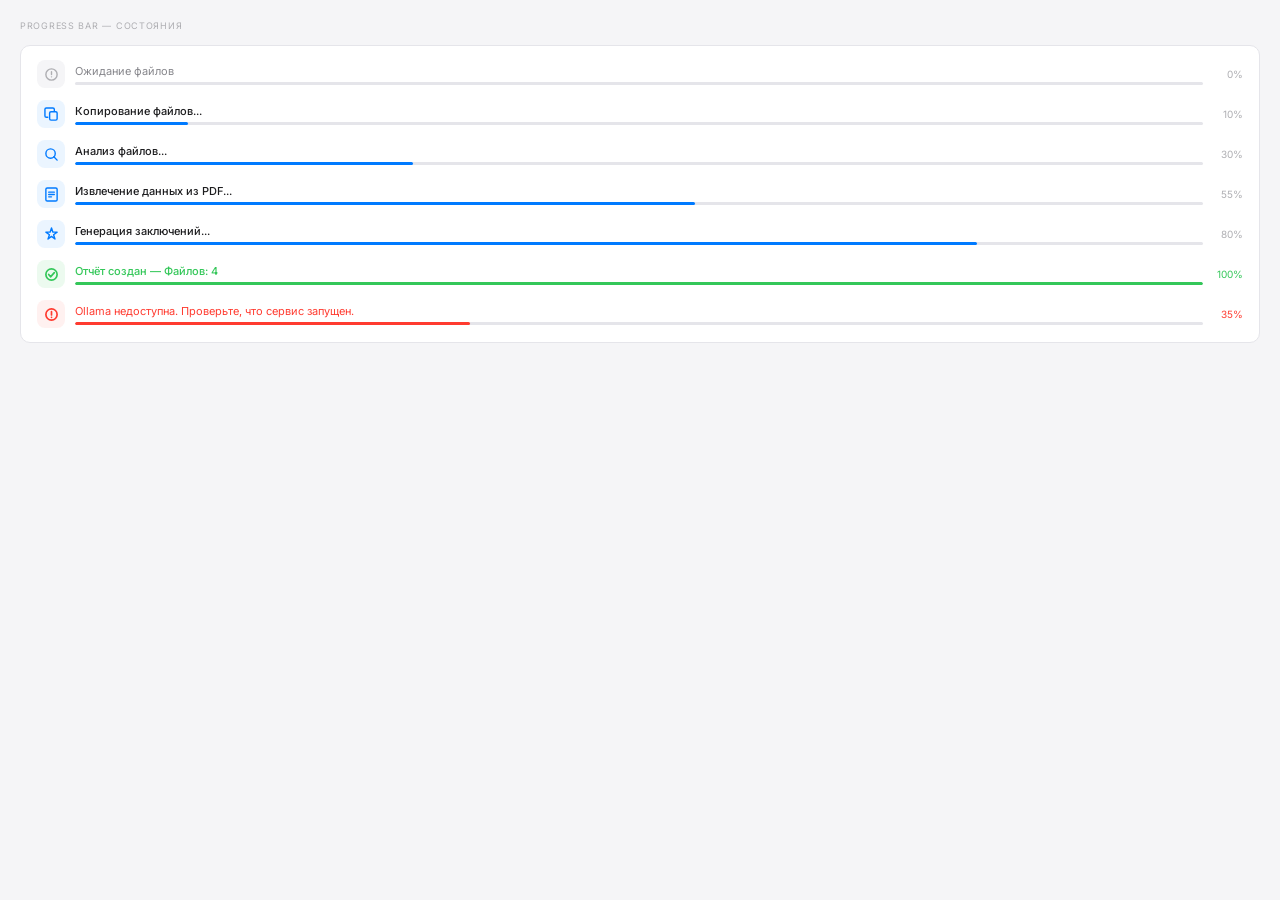
<file: design/beast_ui_kit/preview/comp-progress.html>
<!DOCTYPE html><html><head><meta charset="utf-8">
<link href="https://fonts.googleapis.com/css2?family=Inter:wght@400;500;600&display=swap" rel="stylesheet">
<style>
* { box-sizing: border-box; margin: 0; padding: 0; }
body { font-family: Inter, sans-serif; background: #F5F5F7; padding: 20px; }
.section { background: white; border: 1px solid #E5E5EA; border-radius: 10px; padding: 14px 16px; display: flex; flex-direction: column; gap: 12px; }
.group-label { font-size: 9px; color: #AEAEB2; text-transform: uppercase; letter-spacing: 0.08em; margin-bottom: 14px; }

.step { display: flex; align-items: center; gap: 10px; }
.step-icon { width: 28px; height: 28px; border-radius: 8px; display: flex; align-items: center; justify-content: center; flex-shrink: 0; }
.step-info { flex: 1; display: flex; flex-direction: column; gap: 4px; }
.step-label { font-size: 11px; color: #86868B; }
.step-label.active { color: #1D1D1F; font-weight: 500; }
.step-label.done   { color: #34C759; font-weight: 500; }
.step-label.error  { color: #FF3B30; }
.track { height: 3px; background: #E5E5EA; border-radius: 9999px; overflow: hidden; }
.fill  { height: 100%; border-radius: 9999px; transition: width 0.4s ease; }
.pct   { font-size: 10px; color: #AEAEB2; width: 30px; text-align: right; flex-shrink: 0; }
.pct.done { color: #34C759; }
</style></head><body>
<div class="group-label">Progress Bar — Состояния</div>
<div class="section">

  <!-- Idle -->
  <div class="step">
    <div class="step-icon" style="background:#F5F5F7;">
      <svg width="15" height="15" viewBox="0 0 16 16" fill="none" stroke="#AEAEB2" stroke-width="1.5" stroke-linecap="round" stroke-linejoin="round">
        <circle cx="8" cy="8" r="6"/><line x1="8" y1="5" x2="8" y2="8"/><line x1="8" y1="10.5" x2="8.01" y2="10.5"/>
      </svg>
    </div>
    <div class="step-info">
      <div class="step-label">Ожидание файлов</div>
      <div class="track"><div class="fill" style="width:0%;background:#E5E5EA;"></div></div>
    </div>
    <div class="pct">0%</div>
  </div>

  <!-- Copying -->
  <div class="step">
    <div class="step-icon" style="background:#EBF5FF;">
      <svg width="15" height="15" viewBox="0 0 16 16" fill="none" stroke="#007AFF" stroke-width="1.5" stroke-linecap="round" stroke-linejoin="round">
        <rect x="6" y="5" width="8" height="9" rx="1.5"/>
        <path d="M4 11H2.5A1.5 1.5 0 0 1 1 9.5v-7A1.5 1.5 0 0 1 2.5 1h7A1.5 1.5 0 0 1 11 2.5V4"/>
      </svg>
    </div>
    <div class="step-info">
      <div class="step-label active">Копирование файлов...</div>
      <div class="track"><div class="fill" style="width:10%;background:#007AFF;"></div></div>
    </div>
    <div class="pct">10%</div>
  </div>

  <!-- Analyzing -->
  <div class="step">
    <div class="step-icon" style="background:#EBF5FF;">
      <svg width="15" height="15" viewBox="0 0 16 16" fill="none" stroke="#007AFF" stroke-width="1.5" stroke-linecap="round" stroke-linejoin="round">
        <circle cx="7" cy="7" r="5"/><line x1="10.5" y1="10.5" x2="14" y2="14"/>
      </svg>
    </div>
    <div class="step-info">
      <div class="step-label active">Анализ файлов...</div>
      <div class="track"><div class="fill" style="width:30%;background:#007AFF;"></div></div>
    </div>
    <div class="pct">30%</div>
  </div>

  <!-- PDF extraction -->
  <div class="step">
    <div class="step-icon" style="background:#EBF5FF;">
      <svg width="15" height="15" viewBox="0 0 16 16" fill="none" stroke="#007AFF" stroke-width="1.5" stroke-linecap="round" stroke-linejoin="round">
        <rect x="2" y="1" width="12" height="14" rx="1.5"/>
        <line x1="5" y1="5.5" x2="11" y2="5.5"/>
        <line x1="5" y1="8" x2="11" y2="8"/>
        <line x1="5" y1="10.5" x2="8" y2="10.5"/>
      </svg>
    </div>
    <div class="step-info">
      <div class="step-label active">Извлечение данных из PDF...</div>
      <div class="track"><div class="fill" style="width:55%;background:#007AFF;"></div></div>
    </div>
    <div class="pct">55%</div>
  </div>

  <!-- Generating -->
  <div class="step">
    <div class="step-icon" style="background:#EBF5FF;">
      <svg width="15" height="15" viewBox="0 0 16 16" fill="none" stroke="#007AFF" stroke-width="1.5" stroke-linecap="round" stroke-linejoin="round">
        <path d="M8 1l1.5 4.5H14l-3.8 2.8 1.5 4.5L8 10l-3.7 2.8 1.5-4.5L2 5.5h4.5z"/>
      </svg>
    </div>
    <div class="step-info">
      <div class="step-label active">Генерация заключений...</div>
      <div class="track"><div class="fill" style="width:80%;background:#007AFF;"></div></div>
    </div>
    <div class="pct">80%</div>
  </div>

  <!-- Done -->
  <div class="step">
    <div class="step-icon" style="background:#34C75918;">
      <svg width="15" height="15" viewBox="0 0 16 16" fill="none" stroke="#34C759" stroke-width="1.8" stroke-linecap="round" stroke-linejoin="round">
        <circle cx="8" cy="8" r="6"/><polyline points="5,8 7,10.5 11,6"/>
      </svg>
    </div>
    <div class="step-info">
      <div class="step-label done">Отчёт создан — Файлов: 4</div>
      <div class="track"><div class="fill" style="width:100%;background:#34C759;"></div></div>
    </div>
    <div class="pct done">100%</div>
  </div>

  <!-- Error -->
  <div class="step">
    <div class="step-icon" style="background:#FF3B3012;">
      <svg width="15" height="15" viewBox="0 0 16 16" fill="none" stroke="#FF3B30" stroke-width="1.8" stroke-linecap="round" stroke-linejoin="round">
        <circle cx="8" cy="8" r="6"/><line x1="8" y1="5" x2="8" y2="8.5"/><line x1="8" y1="11" x2="8.01" y2="11"/>
      </svg>
    </div>
    <div class="step-info">
      <div class="step-label error">Ollama недоступна. Проверьте, что сервис запущен.</div>
      <div class="track"><div class="fill" style="width:35%;background:#FF3B30;"></div></div>
    </div>
    <div class="pct" style="color:#FF3B30;">35%</div>
  </div>

</div>
</body></html>
</file>
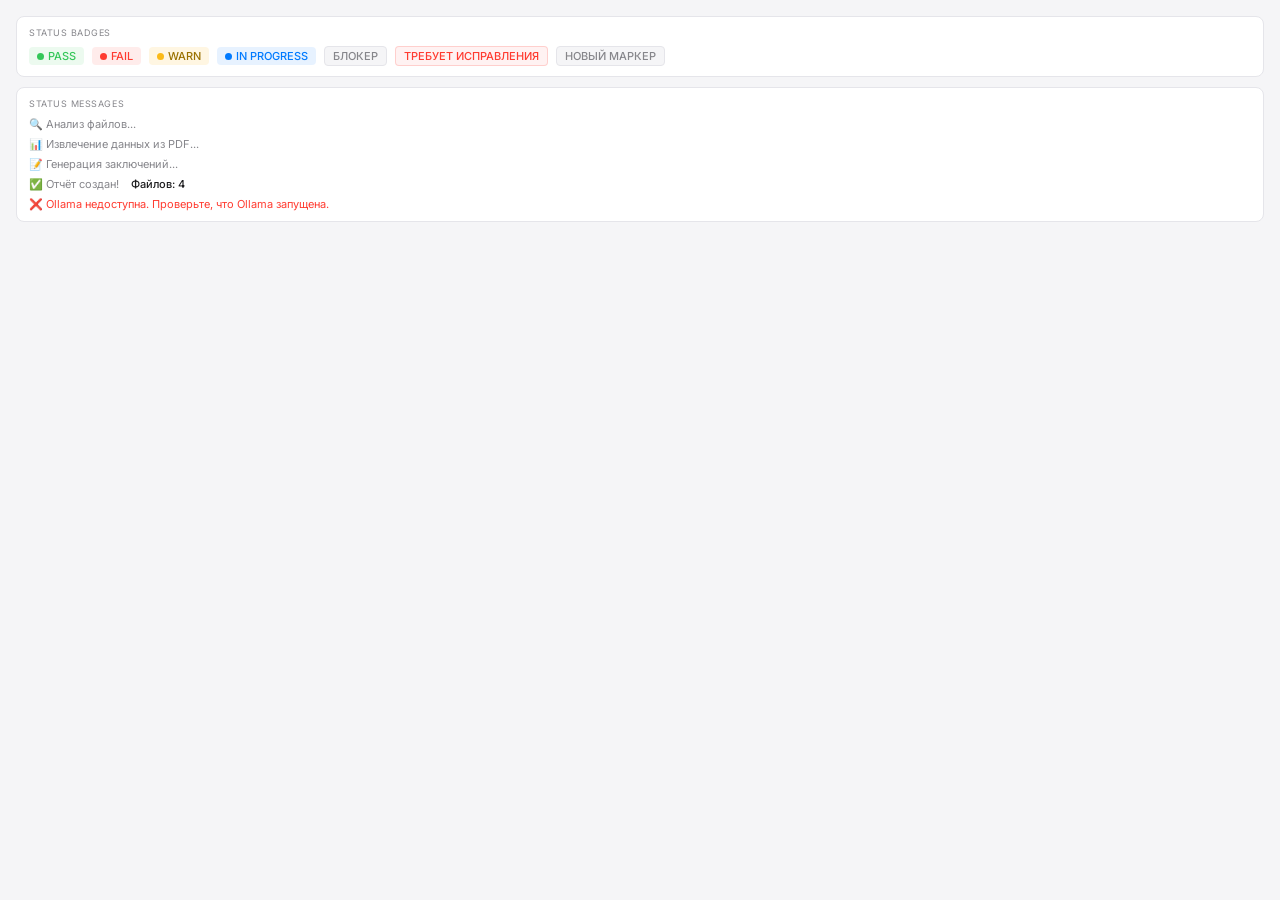
<file: design/beast_ui_kit/preview/comp-status-badges.html>
<!DOCTYPE html><html><head><meta charset="utf-8">
<link href="https://fonts.googleapis.com/css2?family=Inter:wght@400;500;600&display=swap" rel="stylesheet">
<style>
* { box-sizing: border-box; margin: 0; padding: 0; }
body { font-family: Inter, sans-serif; background: #F5F5F7; padding: 16px; display: flex; flex-direction: column; gap: 10px; }
.row { display: flex; gap: 8px; flex-wrap: wrap; align-items: center; }
.badge { display: inline-flex; align-items: center; gap: 4px; padding: 2px 8px; border-radius: 4px; font-size: 11px; font-weight: 500; }
.dot { width: 7px; height: 7px; border-radius: 50%; }
.section { background: white; border: 1px solid #E5E5EA; border-radius: 8px; padding: 10px 12px; }
.lbl { font-size: 9px; color: #86868B; text-transform: uppercase; letter-spacing: .06em; margin-bottom: 8px; }
.status-msg { font-size: 11px; color: #86868B; display: flex; align-items: center; gap: 6px; }
</style></head><body>
<div class="section">
  <div class="lbl">Status Badges</div>
  <div class="row">
    <span class="badge" style="background:#34C75918;color:#34C759;"><span class="dot" style="background:#34C759;"></span>PASS</span>
    <span class="badge" style="background:#FF3B3018;color:#FF3B30;"><span class="dot" style="background:#FF3B30;"></span>FAIL</span>
    <span class="badge" style="background:#FBBA1820;color:#9A7100;"><span class="dot" style="background:#FBBA18;"></span>WARN</span>
    <span class="badge" style="background:#007AFF18;color:#007AFF;"><span class="dot" style="background:#007AFF;"></span>IN PROGRESS</span>
    <span class="badge" style="background:#F5F5F7;color:#86868B;border:1px solid #E5E5EA;">БЛОКЕР</span>
    <span class="badge" style="background:#FF3B3010;color:#FF3B30;border:1px solid #FF3B3030;">ТРЕБУЕТ ИСПРАВЛЕНИЯ</span>
    <span class="badge" style="background:#F5F5F7;color:#86868B;border:1px solid #E5E5EA;">НОВЫЙ МАРКЕР</span>
  </div>
</div>
<div class="section">
  <div class="lbl">Status Messages</div>
  <div style="display:flex;flex-direction:column;gap:6px;">
    <div class="status-msg">🔍 Анализ файлов...</div>
    <div class="status-msg">📊 Извлечение данных из PDF...</div>
    <div class="status-msg">📝 Генерация заключений...</div>
    <div class="status-msg">✅ Отчёт создан! &nbsp;<span style="color:#1D1D1F;font-weight:500;">Файлов: 4</span></div>
    <div class="status-msg" style="color:#FF3B30;">❌ Ollama недоступна. Проверьте, что Ollama запущена.</div>
  </div>
</div>
</body></html>
</file>
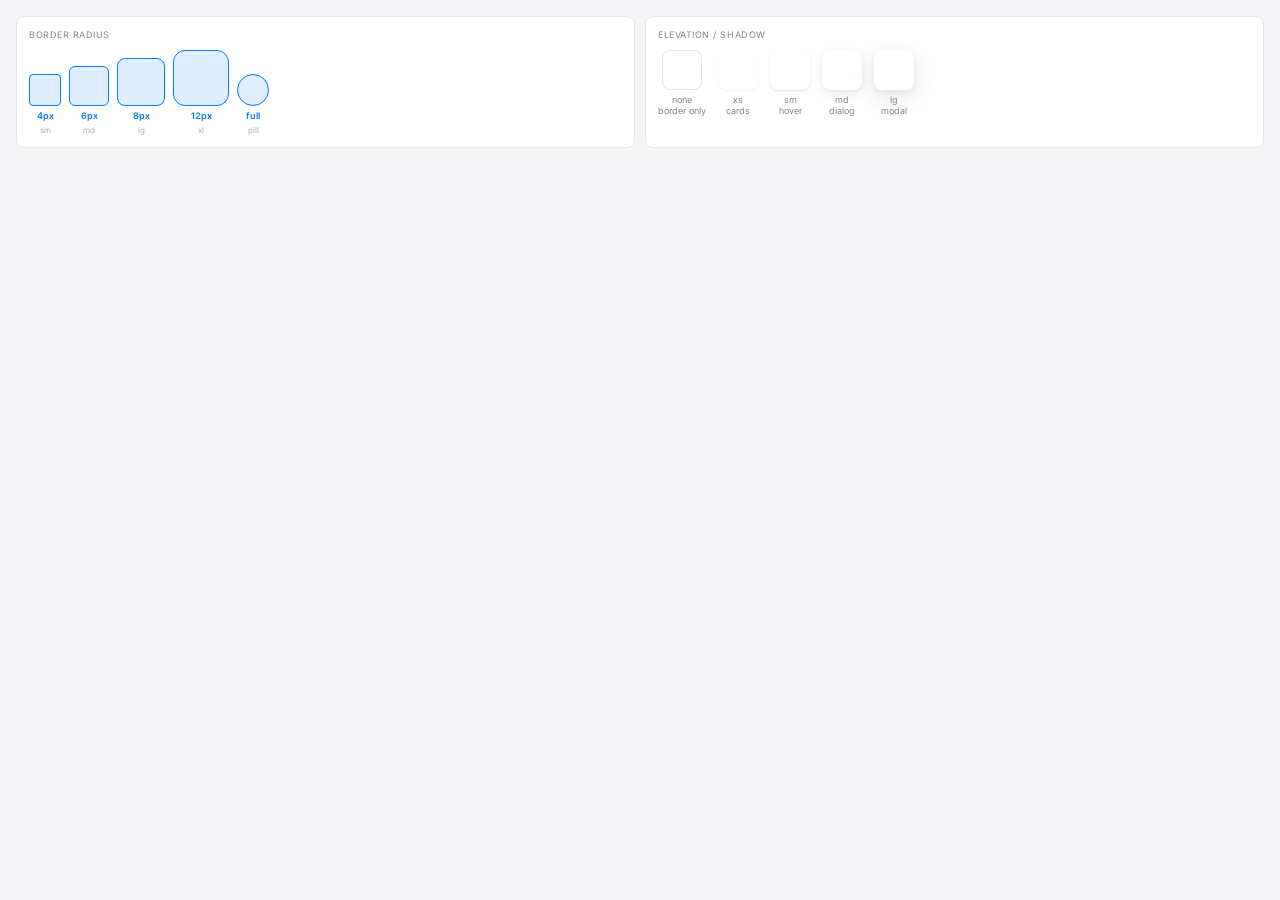
<file: design/beast_ui_kit/preview/radius-shadows.html>
<!DOCTYPE html><html><head><meta charset="utf-8">
<link href="https://fonts.googleapis.com/css2?family=Inter:wght@400;600&display=swap" rel="stylesheet">
<style>
* { box-sizing: border-box; margin: 0; padding: 0; }
body { font-family: Inter, sans-serif; background: #F5F5F7; padding: 16px; display: flex; flex-direction: column; gap: 10px; }
.row { display: flex; gap: 10px; }
.card { background: white; border: 1px solid #E5E5EA; border-radius: 8px; padding: 12px; flex: 1; }
.label { font-size: 9px; color: #86868B; text-transform: uppercase; letter-spacing: 0.06em; margin-bottom: 10px; }

/* Radius demos */
.radius-row { display: flex; gap: 8px; align-items: flex-end; }
.rbox { background: #007AFF20; border: 1.5px solid #007AFF; display: flex; flex-direction: column; align-items: center; justify-content: flex-end; padding: 4px 6px; }
.rval { font-size: 9px; color: #007AFF; font-weight: 600; }

/* Shadow demos */
.shadow-row { display: flex; gap: 12px; align-items: center; }
.sbox { width: 40px; height: 40px; border-radius: 8px; background: white; display: flex; align-items: center; justify-content: center; }
.slabel { font-size: 9px; color: #86868B; text-align: center; margin-top: 4px; }
.sitem { display: flex; flex-direction: column; align-items: center; }
</style></head><body>
<div class="row">
  <div class="card" style="flex:2;">
    <div class="label">Border Radius</div>
    <div class="radius-row">
      <div style="display:flex;flex-direction:column;align-items:center;gap:4px;">
        <div class="rbox" style="width:32px;height:32px;border-radius:4px;"></div>
        <div class="rval">4px</div>
        <div style="font-size:8px;color:#AEAEB2;">sm</div>
      </div>
      <div style="display:flex;flex-direction:column;align-items:center;gap:4px;">
        <div class="rbox" style="width:40px;height:40px;border-radius:6px;"></div>
        <div class="rval">6px</div>
        <div style="font-size:8px;color:#AEAEB2;">md</div>
      </div>
      <div style="display:flex;flex-direction:column;align-items:center;gap:4px;">
        <div class="rbox" style="width:48px;height:48px;border-radius:8px;"></div>
        <div class="rval">8px</div>
        <div style="font-size:8px;color:#AEAEB2;">lg</div>
      </div>
      <div style="display:flex;flex-direction:column;align-items:center;gap:4px;">
        <div class="rbox" style="width:56px;height:56px;border-radius:12px;"></div>
        <div class="rval">12px</div>
        <div style="font-size:8px;color:#AEAEB2;">xl</div>
      </div>
      <div style="display:flex;flex-direction:column;align-items:center;gap:4px;">
        <div class="rbox" style="width:32px;height:32px;border-radius:9999px;"></div>
        <div class="rval">full</div>
        <div style="font-size:8px;color:#AEAEB2;">pill</div>
      </div>
    </div>
  </div>
  <div class="card" style="flex:2;">
    <div class="label">Elevation / Shadow</div>
    <div class="shadow-row">
      <div class="sitem"><div class="sbox" style="border:1px solid #E5E5EA;box-shadow:none;"></div><div class="slabel">none<br>border only</div></div>
      <div class="sitem"><div class="sbox" style="box-shadow:0 1px 2px rgba(0,0,0,0.06);"></div><div class="slabel">xs<br>cards</div></div>
      <div class="sitem"><div class="sbox" style="box-shadow:0 1px 3px rgba(0,0,0,0.08),0 1px 2px rgba(0,0,0,0.05);"></div><div class="slabel">sm<br>hover</div></div>
      <div class="sitem"><div class="sbox" style="box-shadow:0 4px 12px rgba(0,0,0,0.08),0 1px 3px rgba(0,0,0,0.05);"></div><div class="slabel">md<br>dialog</div></div>
      <div class="sitem"><div class="sbox" style="box-shadow:0 8px 24px rgba(0,0,0,0.10),0 2px 6px rgba(0,0,0,0.06);"></div><div class="slabel">lg<br>modal</div></div>
    </div>
  </div>
</div>
</body></html>
</file>
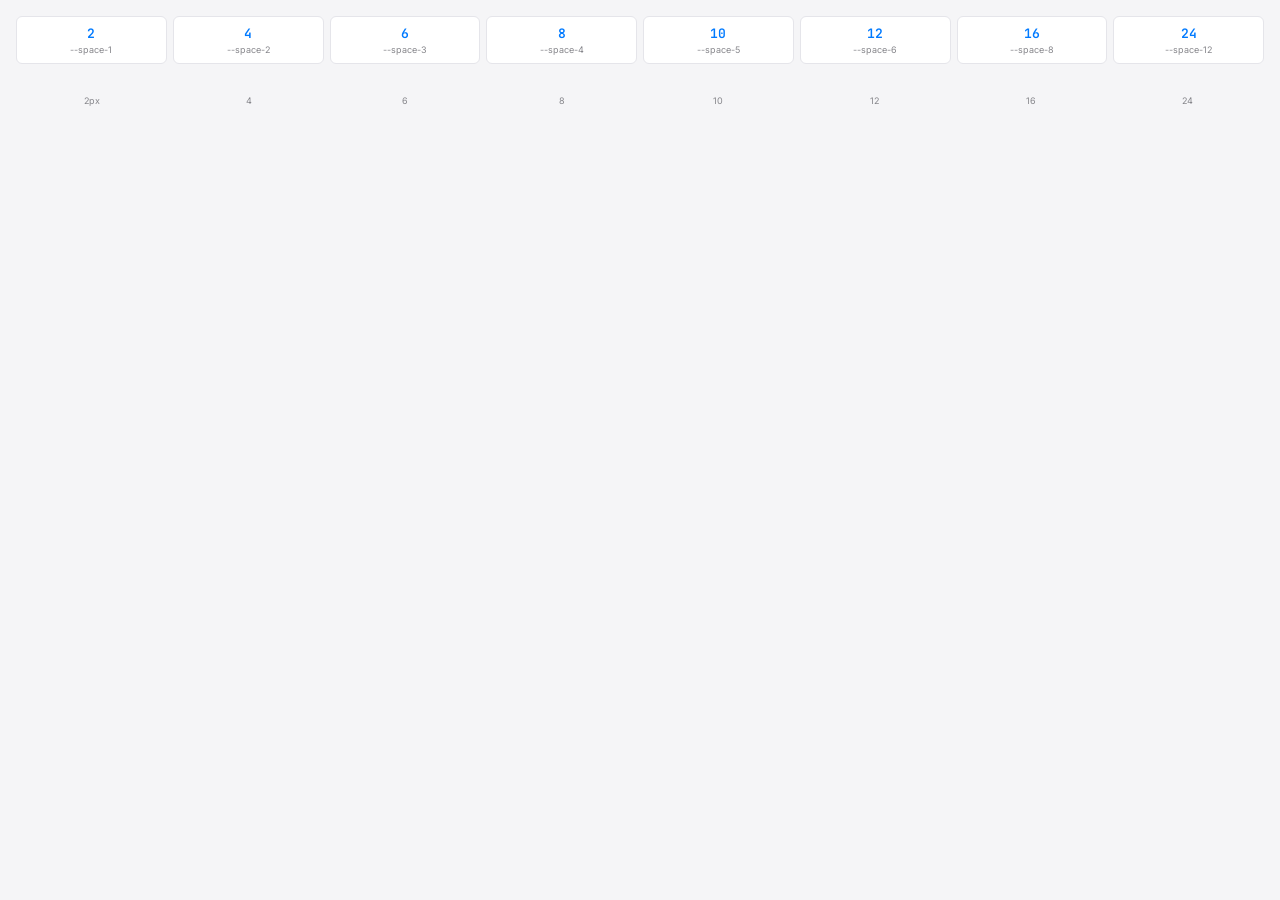
<file: design/beast_ui_kit/preview/spacing-tokens.html>
<!DOCTYPE html><html><head><meta charset="utf-8">
<link href="https://fonts.googleapis.com/css2?family=Inter:wght@400;600&family=JetBrains+Mono&display=swap" rel="stylesheet">
<style>
* { box-sizing: border-box; margin: 0; padding: 0; }
body { font-family: Inter, sans-serif; background: #F5F5F7; padding: 16px; }
.grid { display: grid; grid-template-columns: repeat(8, 1fr); gap: 6px; margin-bottom: 10px; }
.cell { background: white; border: 1px solid #E5E5EA; border-radius: 6px; padding: 8px 6px; text-align: center; }
.val { font-family: 'JetBrains Mono', monospace; font-size: 13px; font-weight: 600; color: #007AFF; }
.key { font-size: 9px; color: #86868B; margin-top: 2px; }
.bar-row { display: flex; gap: 4px; align-items: flex-end; height: 32px; margin-top: 8px; }
.bar { border-radius: 3px 3px 0 0; background: #E8E8ED; flex: 1; }
.bar-label { font-size: 9px; color: #86868B; text-align: center; display: block; }
</style></head><body>
<div class="grid">
  <div class="cell"><div class="val">2</div><div class="key">--space-1</div></div>
  <div class="cell"><div class="val">4</div><div class="key">--space-2</div></div>
  <div class="cell"><div class="val">6</div><div class="key">--space-3</div></div>
  <div class="cell"><div class="val">8</div><div class="key">--space-4</div></div>
  <div class="cell"><div class="val">10</div><div class="key">--space-5</div></div>
  <div class="cell"><div class="val">12</div><div class="key">--space-6</div></div>
  <div class="cell"><div class="val">16</div><div class="key">--space-8</div></div>
  <div class="cell"><div class="val">24</div><div class="key">--space-12</div></div>
</div>
<div class="bar-row">
  <div style="display:flex;flex-direction:column;align-items:center;flex:1;"><div class="bar" style="height:4px;"></div><span class="bar-label">2px</span></div>
  <div style="display:flex;flex-direction:column;align-items:center;flex:1;"><div class="bar" style="height:8px;"></div><span class="bar-label">4</span></div>
  <div style="display:flex;flex-direction:column;align-items:center;flex:1;"><div class="bar" style="height:12px;background:#D2D2D7;"></div><span class="bar-label">6</span></div>
  <div style="display:flex;flex-direction:column;align-items:center;flex:1;"><div class="bar" style="height:16px;background:#D2D2D7;"></div><span class="bar-label">8</span></div>
  <div style="display:flex;flex-direction:column;align-items:center;flex:1;"><div class="bar" style="height:20px;background:#AEAEB2;"></div><span class="bar-label">10</span></div>
  <div style="display:flex;flex-direction:column;align-items:center;flex:1;"><div class="bar" style="height:24px;background:#86868B;"></div><span class="bar-label">12</span></div>
  <div style="display:flex;flex-direction:column;align-items:center;flex:1;"><div class="bar" style="height:28px;background:#007AFF;"></div><span class="bar-label">16</span></div>
  <div style="display:flex;flex-direction:column;align-items:center;flex:1;"><div class="bar" style="height:32px;background:#007AFF;"></div><span class="bar-label">24</span></div>
</div>
</body></html>
</file>
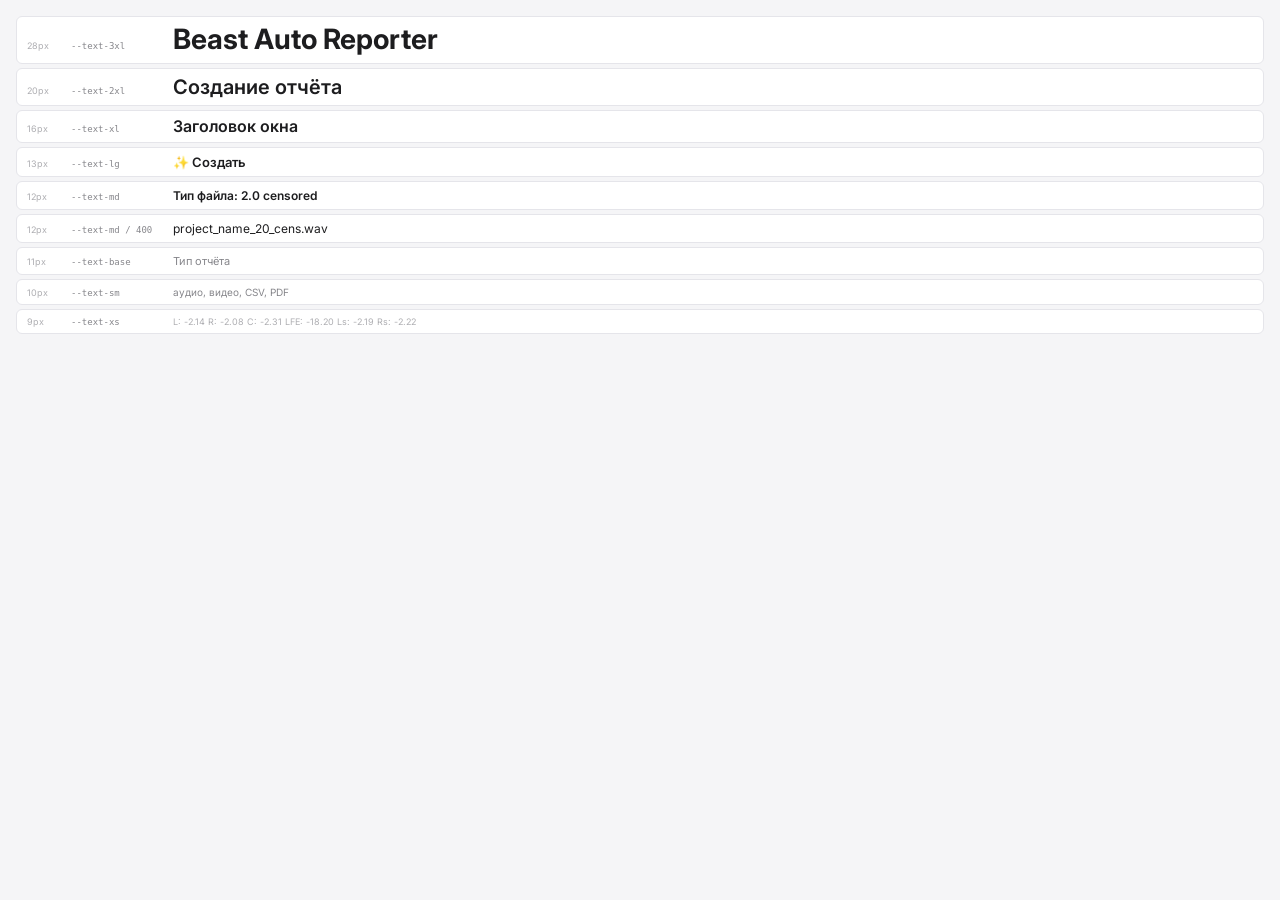
<file: design/beast_ui_kit/preview/type-scale.html>
<!DOCTYPE html><html><head><meta charset="utf-8">
<link href="https://fonts.googleapis.com/css2?family=Inter:wght@400;500;600;700&display=swap" rel="stylesheet">
<style>
* { box-sizing: border-box; margin: 0; padding: 0; }
body { font-family: Inter, sans-serif; background: #F5F5F7; padding: 16px; display: flex; flex-direction: column; gap: 4px; }
.row { display: flex; align-items: baseline; gap: 12px; padding: 6px 10px; background: white; border-radius: 6px; border: 1px solid #E5E5EA; }
.size { font-size: 9px; color: #AEAEB2; width: 32px; flex-shrink: 0; }
.token { font-size: 9px; color: #86868B; width: 90px; flex-shrink: 0; font-family: monospace; }
.specimen { color: #1D1D1F; }
</style></head><body>
  <div class="row"><span class="size">28px</span><span class="token">--text-3xl</span><span class="specimen" style="font-size:28px;font-weight:700;line-height:1.2;">Beast Auto Reporter</span></div>
  <div class="row"><span class="size">20px</span><span class="token">--text-2xl</span><span class="specimen" style="font-size:20px;font-weight:600;line-height:1.2;">Создание отчёта</span></div>
  <div class="row"><span class="size">16px</span><span class="token">--text-xl</span><span class="specimen" style="font-size:16px;font-weight:600;line-height:1.2;">Заголовок окна</span></div>
  <div class="row"><span class="size">13px</span><span class="token">--text-lg</span><span class="specimen" style="font-size:13px;font-weight:600;">✨ Создать</span></div>
  <div class="row"><span class="size">12px</span><span class="token">--text-md</span><span class="specimen" style="font-size:12px;font-weight:600;">Тип файла: 2.0 censored</span></div>
  <div class="row"><span class="size">12px</span><span class="token">--text-md / 400</span><span class="specimen" style="font-size:12px;font-weight:400;">project_name_20_cens.wav</span></div>
  <div class="row"><span class="size">11px</span><span class="token">--text-base</span><span class="specimen" style="font-size:11px;color:#86868B;">Тип отчёта</span></div>
  <div class="row"><span class="size">10px</span><span class="token">--text-sm</span><span class="specimen" style="font-size:10px;color:#86868B;">аудио, видео, CSV, PDF</span></div>
  <div class="row"><span class="size">9px</span><span class="token">--text-xs</span><span class="specimen" style="font-size:9px;color:#AEAEB2;">L: -2.14  R: -2.08  C: -2.31  LFE: -18.20  Ls: -2.19  Rs: -2.22</span></div>
</body></html>
</file>
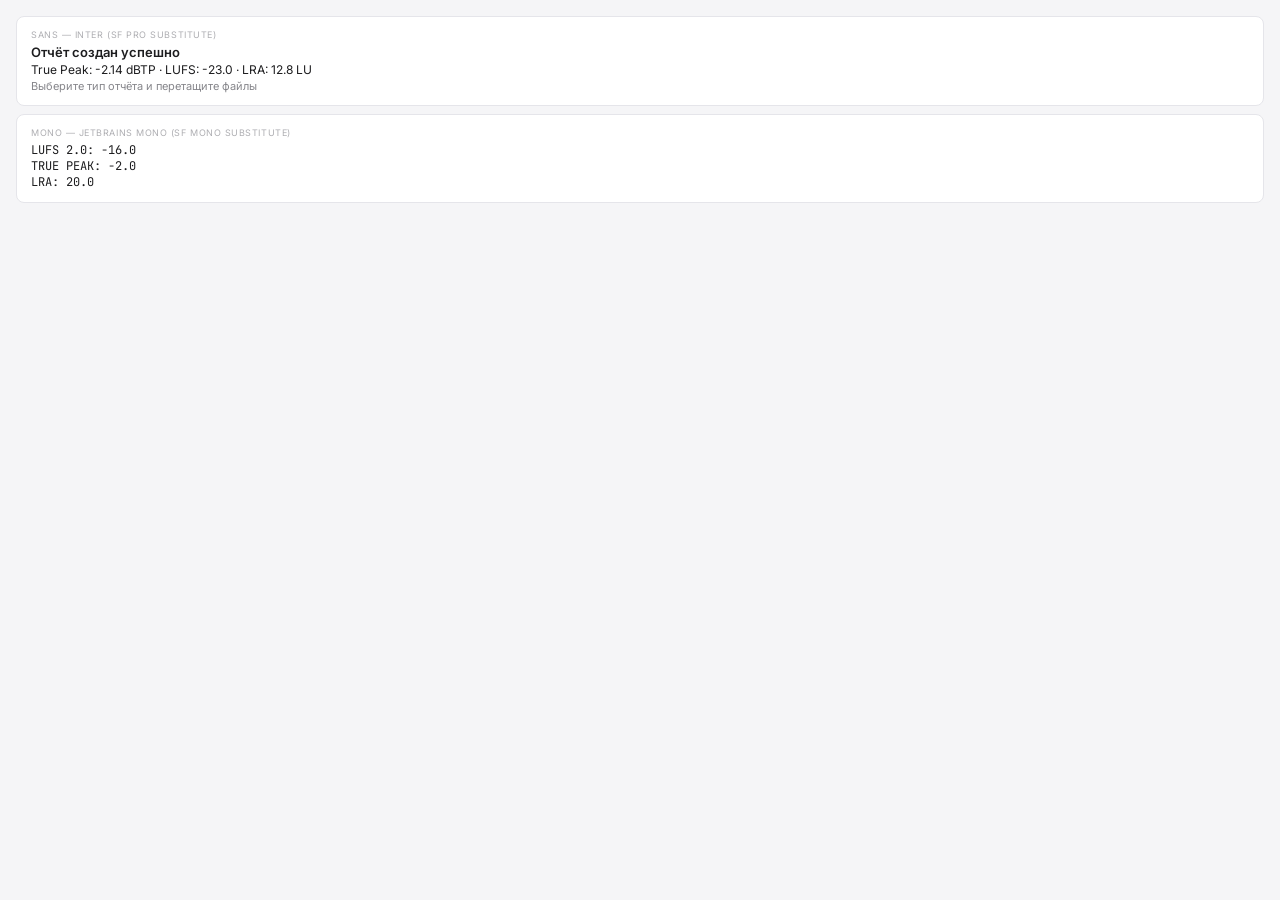
<file: design/beast_ui_kit/preview/type-specimens.html>
<!DOCTYPE html><html><head><meta charset="utf-8">
<link href="https://fonts.googleapis.com/css2?family=Inter:wght@400;500;600;700&family=JetBrains+Mono:wght@400;500&display=swap" rel="stylesheet">
<style>
* { box-sizing: border-box; margin: 0; padding: 0; }
body { font-family: Inter, sans-serif; background: #F5F5F7; padding: 16px; display: flex; flex-direction: column; gap: 8px; }
.card { background: white; border: 1px solid #E5E5EA; border-radius: 8px; padding: 12px 14px; }
.label { font-size: 9px; color: #AEAEB2; text-transform: uppercase; letter-spacing: 0.06em; margin-bottom: 4px; }
.mono { font-family: 'JetBrains Mono', monospace; font-size: 12px; color: #1D1D1F; }
.row { display: flex; gap: 16px; }
</style></head><body>
  <div class="card">
    <div class="label">Sans — Inter (SF Pro substitute)</div>
    <div style="font-size:13px;font-weight:600;color:#1D1D1F;">Отчёт создан успешно</div>
    <div style="font-size:12px;font-weight:400;color:#1D1D1F;margin-top:2px;">True Peak: -2.14 dBTP · LUFS: -23.0 · LRA: 12.8 LU</div>
    <div style="font-size:11px;color:#86868B;margin-top:2px;">Выберите тип отчёта и перетащите файлы</div>
  </div>
  <div class="card">
    <div class="label">Mono — JetBrains Mono (SF Mono substitute)</div>
    <div class="mono">LUFS 2.0: -16.0</div>
    <div class="mono">TRUE PEAK: -2.0</div>
    <div class="mono">LRA: 20.0</div>
  </div>
</body></html>
</file>
